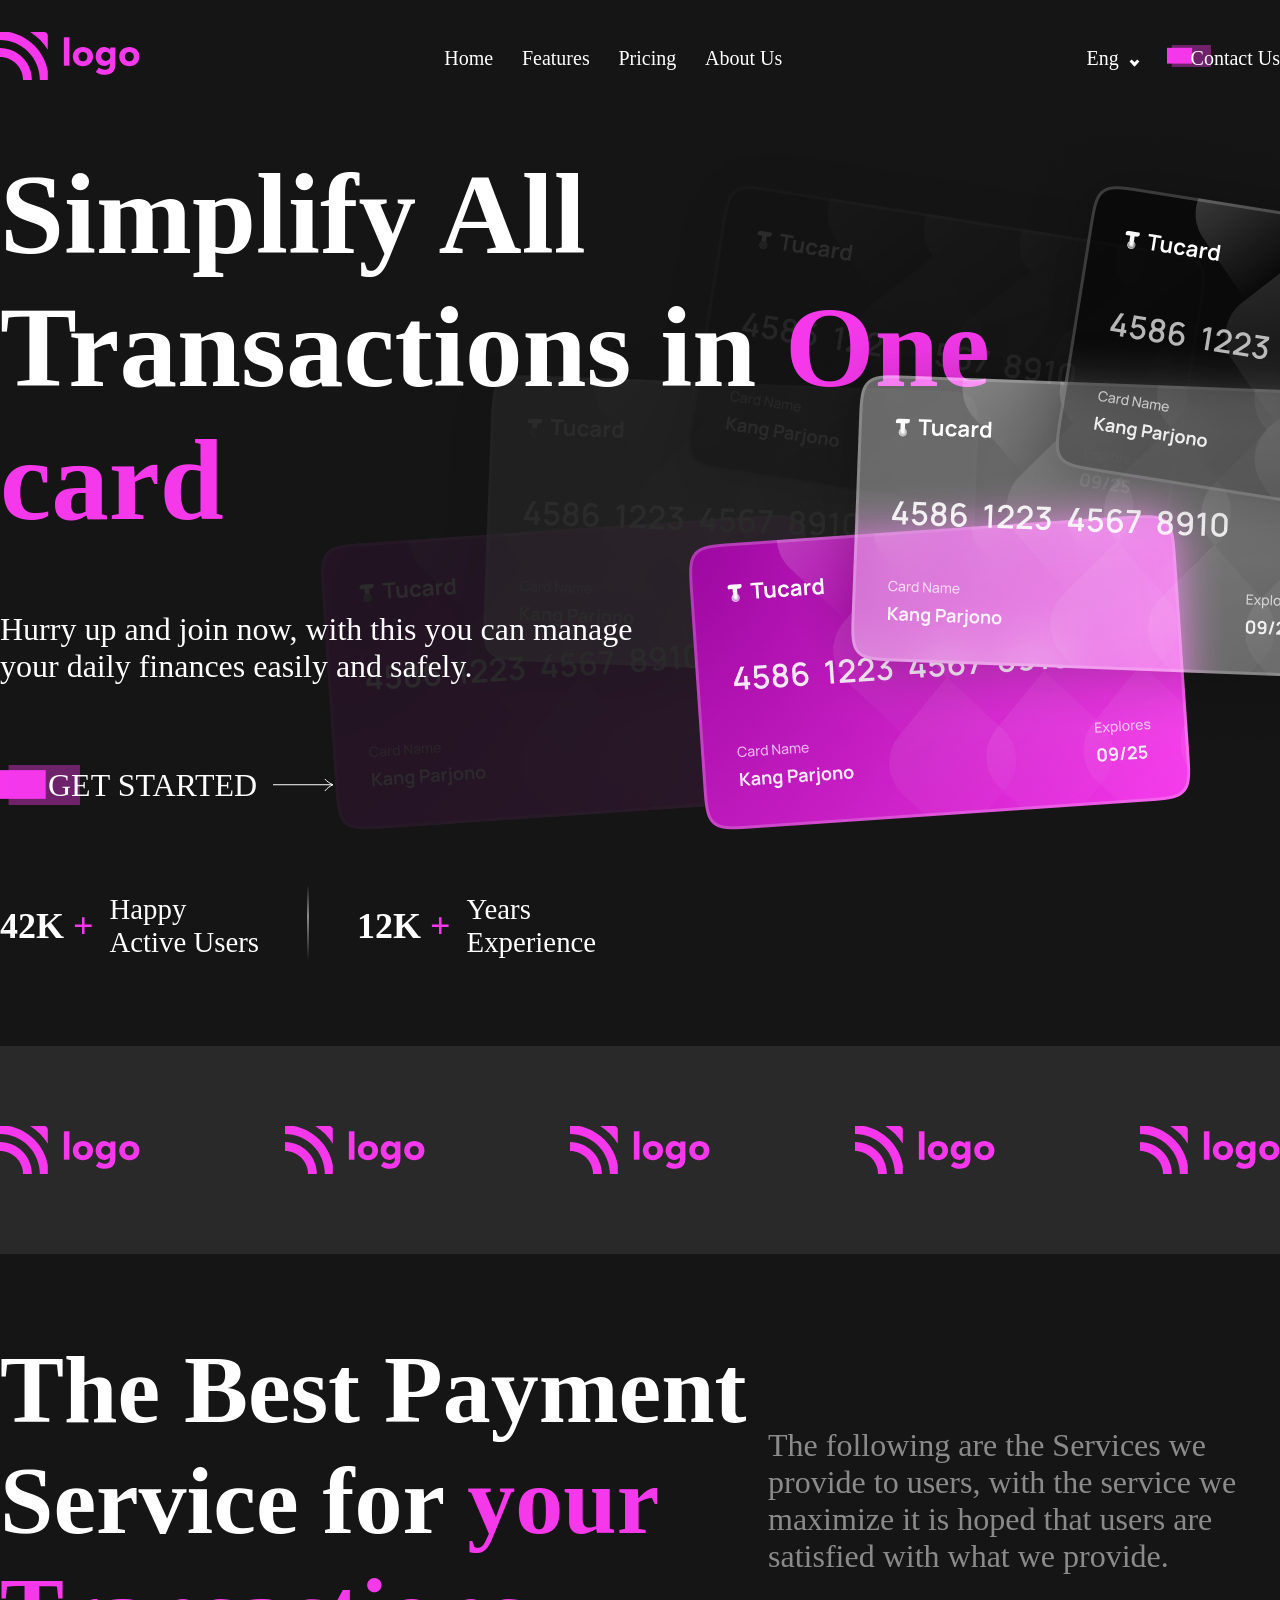
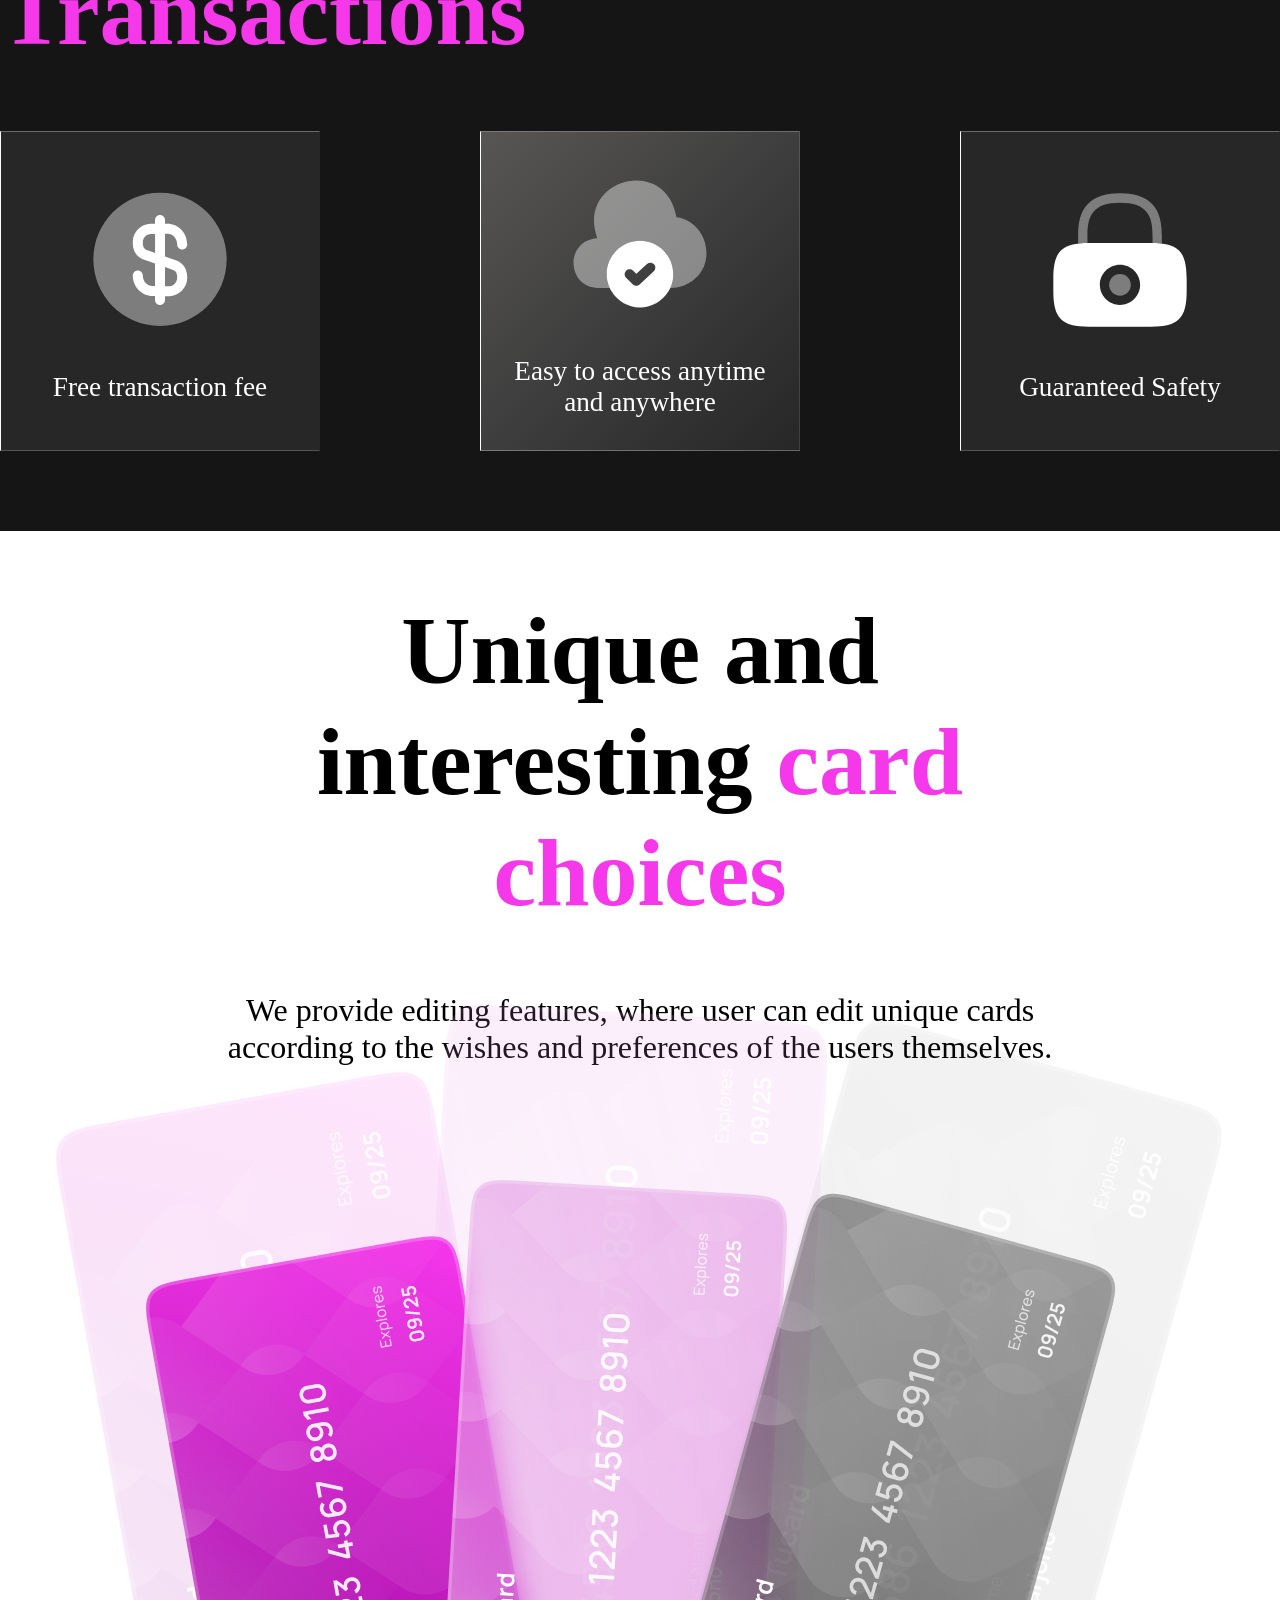
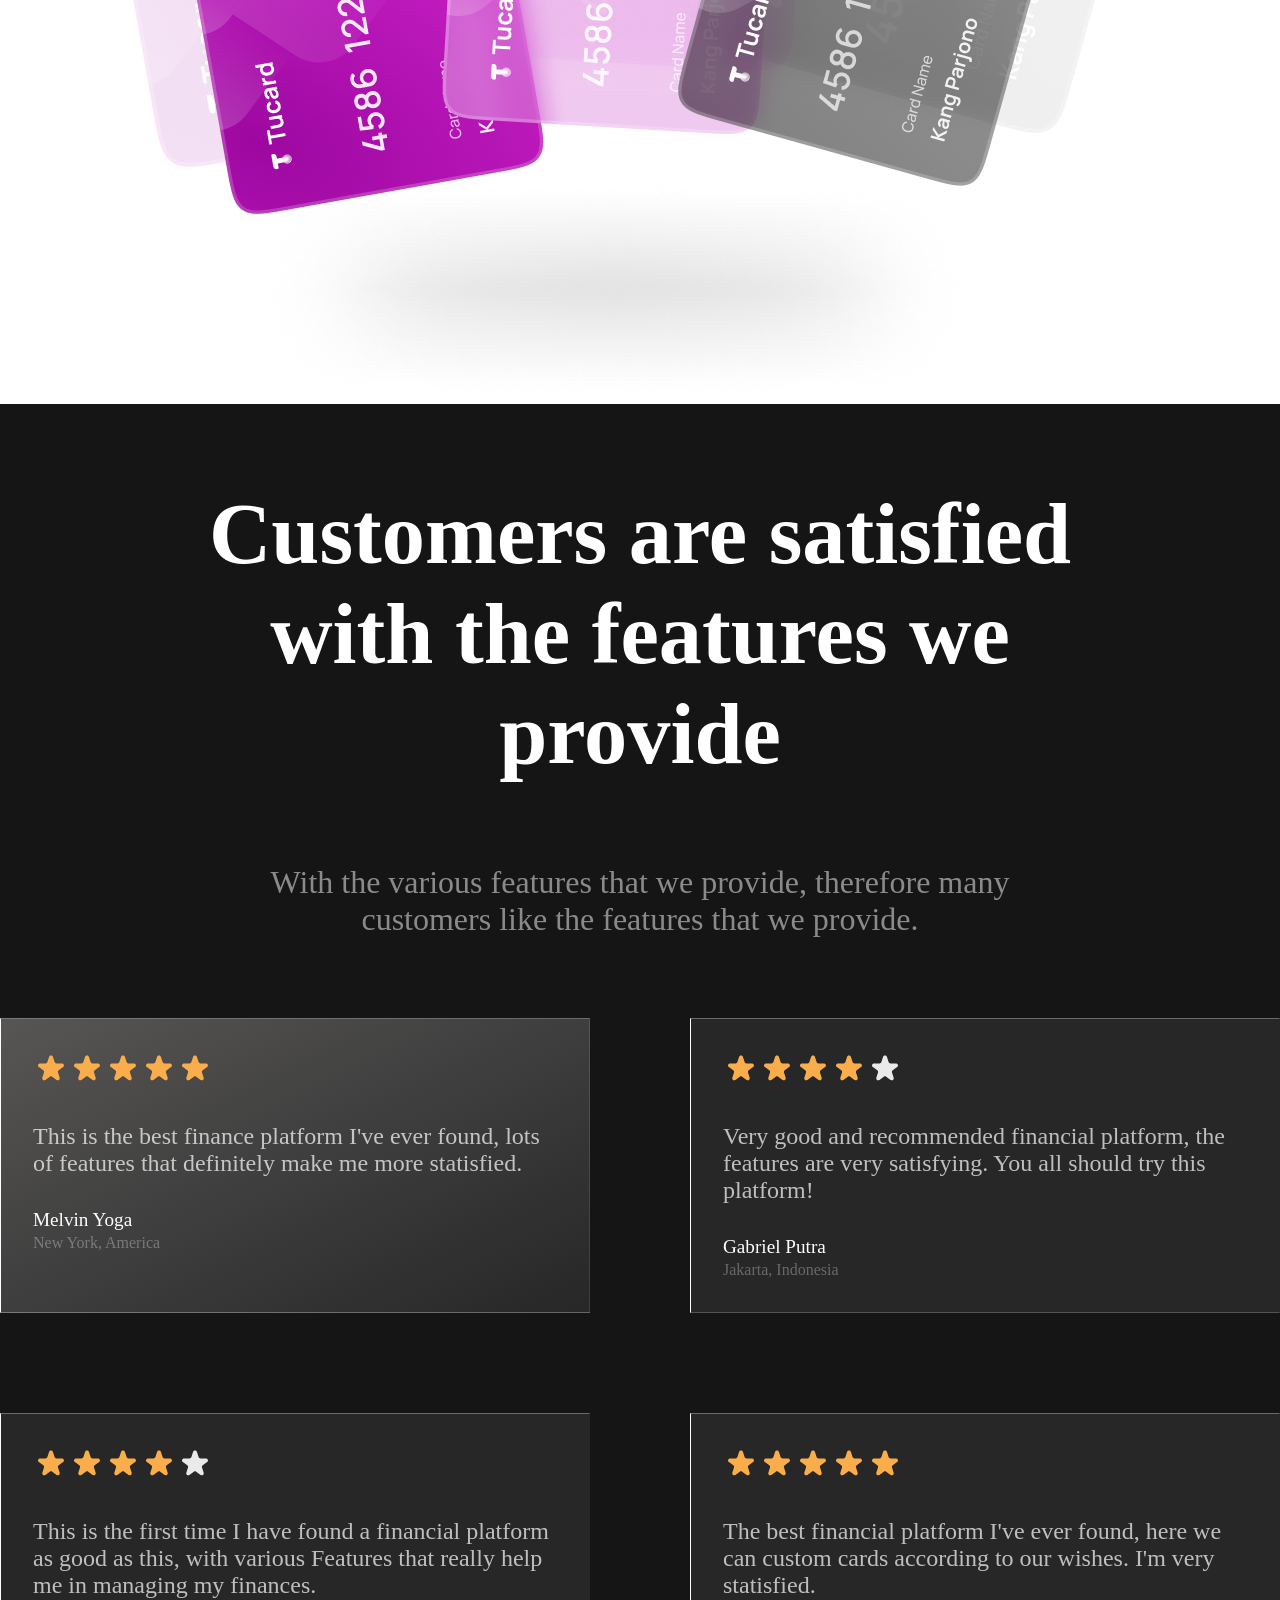
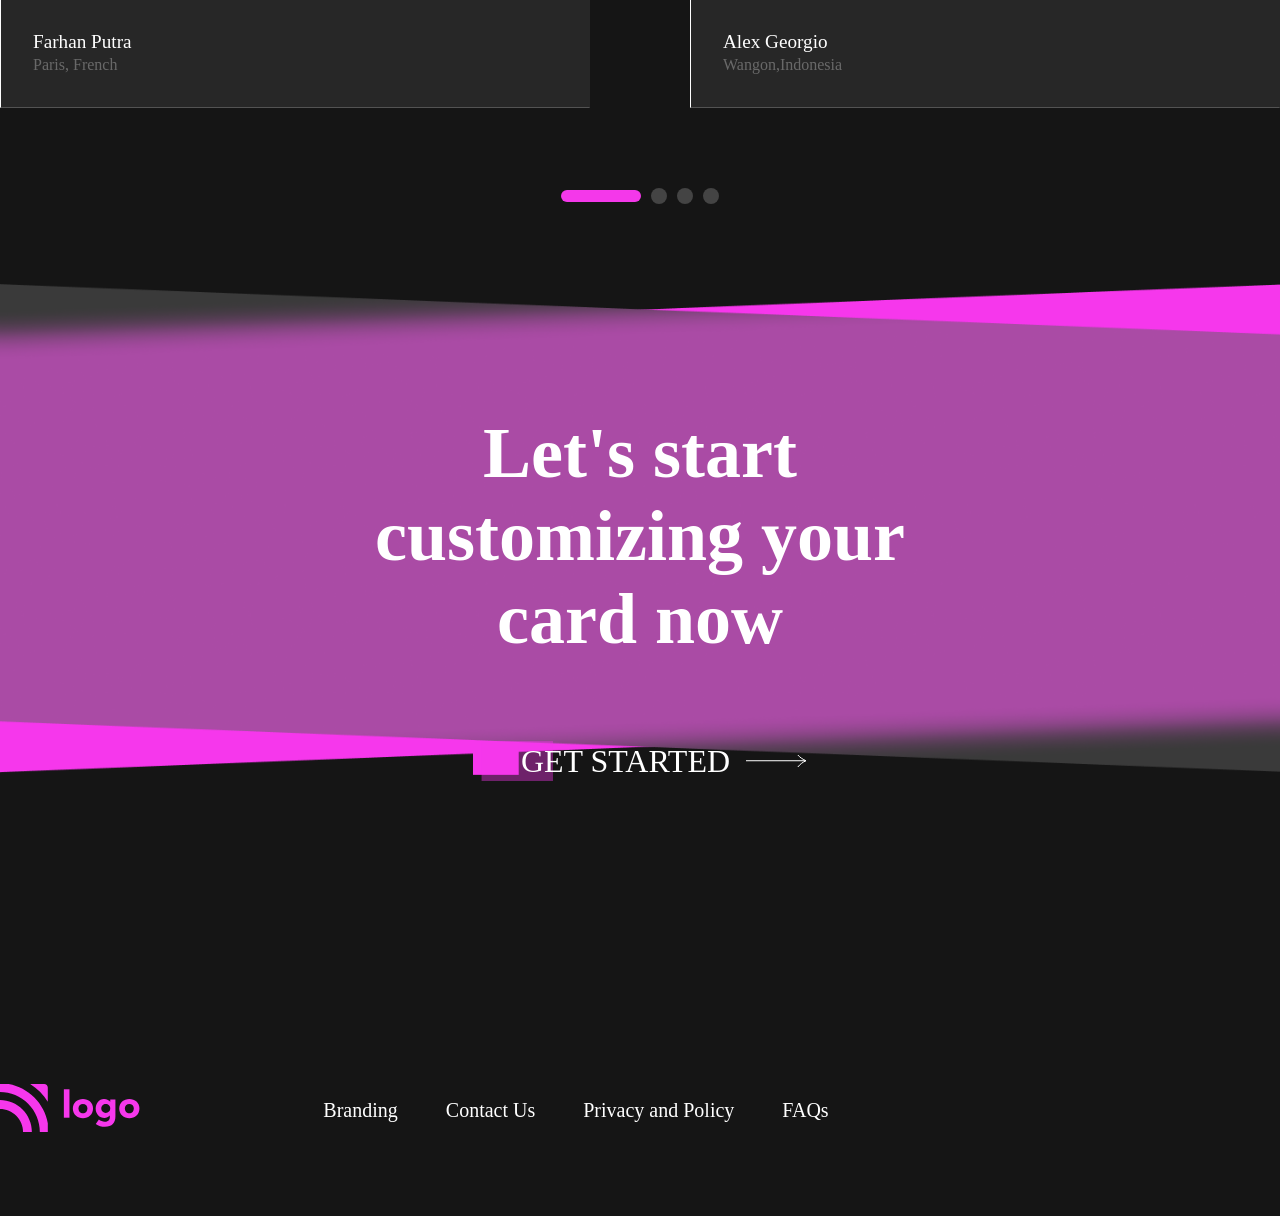
<file: Project 1 Credit Card Landing Page/index.html>
<!DOCTYPE html>
<html lang="en">
  <head>
    <meta charset="UTF-8" />
    <meta http-equiv="X-UA-Compatible" content="IE=edge" />
    <meta name="viewport" content="width=device-width, initial-scale=1.0" />
    <title>Credit Card Landing Page</title>
    <link rel="stylesheet" href="./css/styles.css" />
  </head>
  <body>
    <!-- navbar -->
    <nav class="container">
      <div class="nav-logo">
        <img src="./Assets/Icons/Logo.svg" alt="logo" />
      </div>
      <div class="nav-links-center">
        <ul>
          <li><a href="#">Home</a></li>
          <li><a href="#">Features</a></li>
          <li><a href="#">Pricing</a></li>
          <li><a href="#">About Us</a></li>
        </ul>
      </div>
      <div class="nav-links-right">
        <ul>
          <li><a href="#">Eng</a> <span class="arrow down"></span></li>
          <li class="last-li">
            <span class="btn-bg-pink">
              <img src="./Assets/Icons/btn-pink-bg.svg" alt="" /> </span
            ><a href="#">Contact Us</a>
          </li>
        </ul>
      </div>
    </nav>
    <!-- hero section -->
    <section>
      <div class="hero-container container">
        <div class="hero-left">
          <div class="hero-heading">
            <h1>
              Simplify All Transactions in
              <span class="changed-text-color">One card</span>
            </h1>
          </div>
          <div class="hero-desc">
            Hurry up and join now, with this you can manage your daily finances
            easily and safely.
          </div>
          <div class="action-btn">
            <img
              src="./Assets/Icons/btn-pink-bg.svg"
              alt=""
              class="action-bg-image"
            />
            <a>GET STARTED</a>
            <img src="./Assets/Icons/RightArrow.svg" alt="" class="arrow-img" />
          </div>
          <div class="extra-info">
            <div class="user-info">
              <h2>42K <span class="changed-text-color">+</span></h2>

              <small
                >Happy <br />
                Active Users</small
              >
            </div>
            <div class="seprator">
              <img src="./Assets/Icons/Vector 402.svg" alt="" class="" />
            </div>
            <div class="comp-info">
              <h2>12K <span class="changed-text-color">+</span></h2>
              <small
                >Years <br />
                Experience</small
              >
            </div>
          </div>
        </div>
        <div class="hero-right">
          <div class="hero-img-container">
            <img
              src="./Assets/Photos/backCards.png"
              alt=""
              class="backCard-img"
            />
            <img
              src="./Assets/Photos/frontCards.png"
              alt=""
              class="frontCard-img"
            />
          </div>
        </div>
      </div>
    </section>

    <!-- logo section -->
    <section class="logo-section">
      <div class="logo-container container">
        <img src="./Assets/Icons/Logo.svg" alt="" class="logo" />
        <img src="./Assets/Icons/Logo.svg" alt="" class="logo" />
        <img src="./Assets/Icons/Logo.svg" alt="" class="logo" />
        <img src="./Assets/Icons/Logo.svg" alt="" class="logo" />
        <img src="./Assets/Icons/Logo.svg" alt="" class="logo" />
      </div>
    </section>

    <!-- feature section -->
    <section class="feature-section">
      <div class="feature-container container">
        <div class="featured-top-container">
          <div class="featured-heading">
            <h2>
              The Best Payment Service for
              <span class="changed-text-color"> your Transactions</span>
            </h2>
          </div>
          <div class="featured-desc">
            <p>
              The following are the Services we provide to users, with the
              service we maximize it is hoped that users are satisfied with what
              we provide.
            </p>
          </div>
        </div>
        <div class="featured-box-container">
          <div class="box box-1">
            <img src="./Assets/Icons/dollar-circle.svg" alt="" />
            <p>Free transaction fee</p>
          </div>
          <div class="box box-2">
            <img src="./Assets/Icons/cloud-add.svg" alt="" />
            <p>Easy to access anytime and anywhere</p>
          </div>
          <div class="box box-1">
            <img src="./Assets/Icons/lock.svg" alt="" />
            <p>Guaranteed Safety</p>
          </div>
        </div>
      </div>
    </section>

    <!-- unique section -->
    <section class="unique-section">
      <div class="unique-card-container container">
        <div class="unique-card-header">
          <h2>
            Unique and interesting
            <span class="changed-text-color">card choices</span>
          </h2>
        </div>
        <div class="unique-card-desc">
          We provide editing features, where user can edit unique cards
          according to the wishes and preferences of the users themselves.
        </div>
        <div class="unique-card-image">
          <img src="./Assets/Photos/VCards.png" alt="" />
        </div>
      </div>
    </section>

    <!-- customer satisfaction -->
    <section>
      <div class="customer-container container">
        <div class="customer-heading">
          <h2>
            Customers are satisfied with <span>the features</span> we provide
          </h2>
        </div>
        <div class="customer-desc">
          With the various features that we provide, therefore many customers
          like the features that we provide.
        </div>
        <div class="review-container">
          <div class="review review-1">
            <div class="review-star">
              <img src="./Assets/Icons/5stars.svg" alt="" />
            </div>
            <div class="review-content">
              This is the best finance platform I've ever found, lots of
              features that definitely make me more statisfied.
            </div>
            <div class="review-user">
              <p>Melvin Yoga</p>
              <small>New York, America</small>
            </div>
          </div>

          <div class="review review-2">
            <div class="review-star">
              <img src="./Assets/Icons/4stars.svg" alt="" />
            </div>
            <div class="review-content">
              Very good and recommended financial platform, the features are
              very satisfying. You all should try this platform!
            </div>
            <div class="review-user">
              <p>Gabriel Putra</p>
              <small>Jakarta, Indonesia</small>
            </div>
          </div>

          <div class="review review-3">
            <div class="review-star">
              <img src="./Assets/Icons/4stars.svg" alt="" />
            </div>
            <div class="review-content">
              This is the first time I have found a financial platform as good
              as this, with various Features that really help me in managing my
              finances.
            </div>
            <div class="review-user">
              <p>Farhan Putra</p>
              <small>Paris, French</small>
            </div>
          </div>
          <div class="review review-4">
            <div class="review-star">
              <img src="./Assets/Icons/5stars.svg" alt="" />
            </div>
            <div class="review-content">
              The best financial platform I've ever found, here we can custom
              cards according to our wishes. I'm very statisfied.
            </div>
            <div class="review-user">
              <p>Alex Georgio</p>
              <small>Wangon,Indonesia</small>
            </div>
          </div>
        </div>
        <div class="pagination">
          <div class="pagination-container">
            <ul>
              <li class="pagination-current"></li>
              <li></li>
              <li></li>
              <li></li>
            </ul>
          </div>
        </div>
      </div>
    </section>

    <!-- bottom action -->
    <section class="bottom-action">
      <div class="bottom-action-container">
        <div class="bottom-action-img">
          <img
            src="./Assets/Photos/Rectangle6773.png"
            alt=""
            class="bottom-action-back"
          />
          <img
            src="./Assets/Photos/Rectangle 6774.png"
            alt=""
            class="bottom-action-front"
          />
        </div>
        <div class="bottom-action-text-container">
          <div class="bottom-action-text">
            <h2>Let's start customizing your card now</h2>
          </div>
          <div class="action-btn">
            <img
              src="./Assets/Icons/btn-pink-bg.svg"
              alt=""
              class="action-bg-image"
            />
            <a>GET STARTED</a>
            <img src="./Assets/Icons/RightArrow.svg" alt="" class="arrow-img" />
          </div>
        </div>
      </div>
    </section>

    <!-- footer -->
    <footer>
      <div class="footer-container container">
        <div class="footer-logo">
          <img src="./Assets/Icons/Logo.svg" alt="" />
        </div>
        <div class="footer-link">
          <ul>
            <li><a href="#">Branding</a></li>
            <li><a href="#">Contact Us</a></li>
            <li><a href="#">Privacy and Policy</a></li>
            <li><a href="#">FAQs</a></li>
          </ul>
        </div>
      </div>
    </footer>
  </body>
</html>
</file>
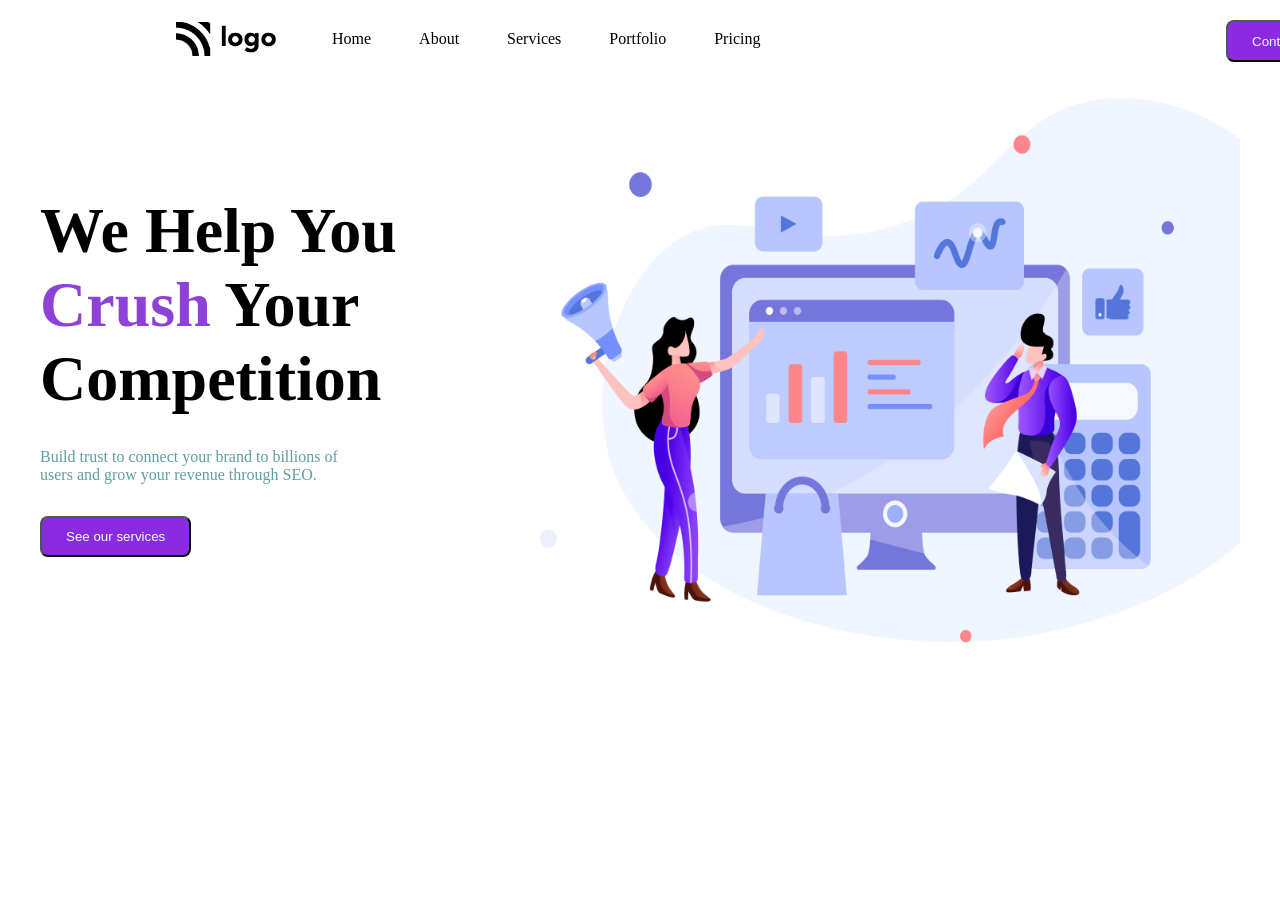
<file: Project 1/index.html>
<!DOCTYPE html>
<html lang="en">
  <head>
    <meta charset="UTF-8" />
    <meta http-equiv="X-UA-Compatible" content="IE=edge" />
    <meta name="viewport" content="width=device-width, initial-scale=1.0" />
    <!-- stylesheet -->
    <link rel="stylesheet" href="style.css" />
    <!-- Font -->
    <link rel="preconnect" href="https://fonts.googleapis.com" />
    <link rel="preconnect" href="https://fonts.gstatic.com" crossorigin />
    <link
      href="https://fonts.googleapis.com/css2?family=Poppins:wght@200;300;400;500;600;700;800&display=swap"
      rel="stylesheet"
    />
    <title>SEO Master</title>
  </head>
  <body>
    <div class="container">
      <section aria-label="navbar">
        <nav class="navbar-container">
          <div class="grow-list">
            <div>
              <img src="./assets/Logo.png" alt="brand-logo"  class="brand-logo"/>
            </div>
            <ul class="list">
              <li class="list-item">Home</li>
              <li class="list-item">About</li>
              <li class="list-item">Services</li>
              <li class="list-item">Portfolio</li>
              <li class="list-item">Pricing</li>
            </ul>
          </div>
          <div class="button-group">
            <button class="nav-button">Contact Us</button>
          </div>
        </nav>
      </section>
      <!-- Banner -->
      <section aria-label="banner">
        <div class="banner-container">
          <!-- Left text -->
          <div class="">
            <h1 class="heading-text">
              We Help You <span>Crush</span> Your Competition
            </h1>
            <p class="description">
              Build trust to connect your brand to billions of users and grow
              your revenue through SEO.
            </p>
            <button class="nav-button btn">See our services</button>
          </div>
          <!-- Right Text -->
          <div class="image">
            <img src="./assets/Header Illustration.png" alt="illustration" />
          </div>
        </div>
      </section>
    </div>
  </body>
</html>
</file>
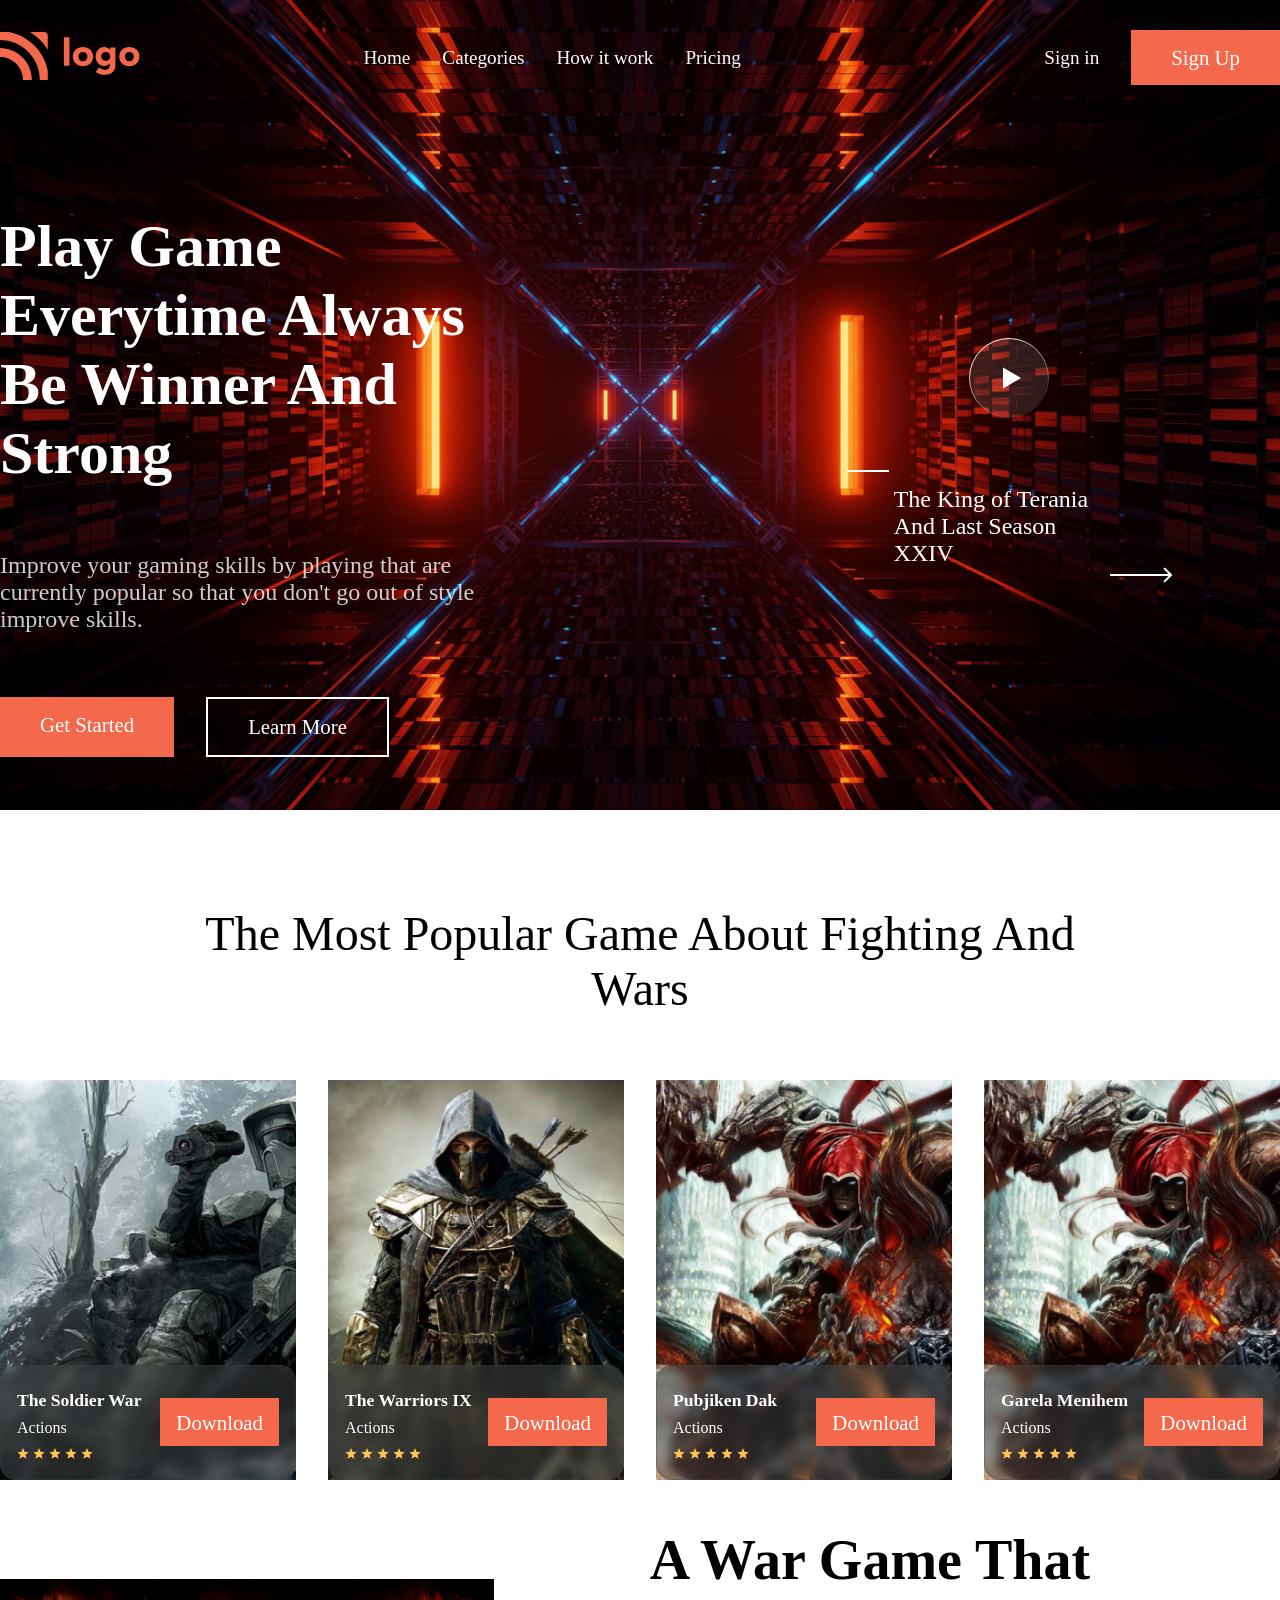
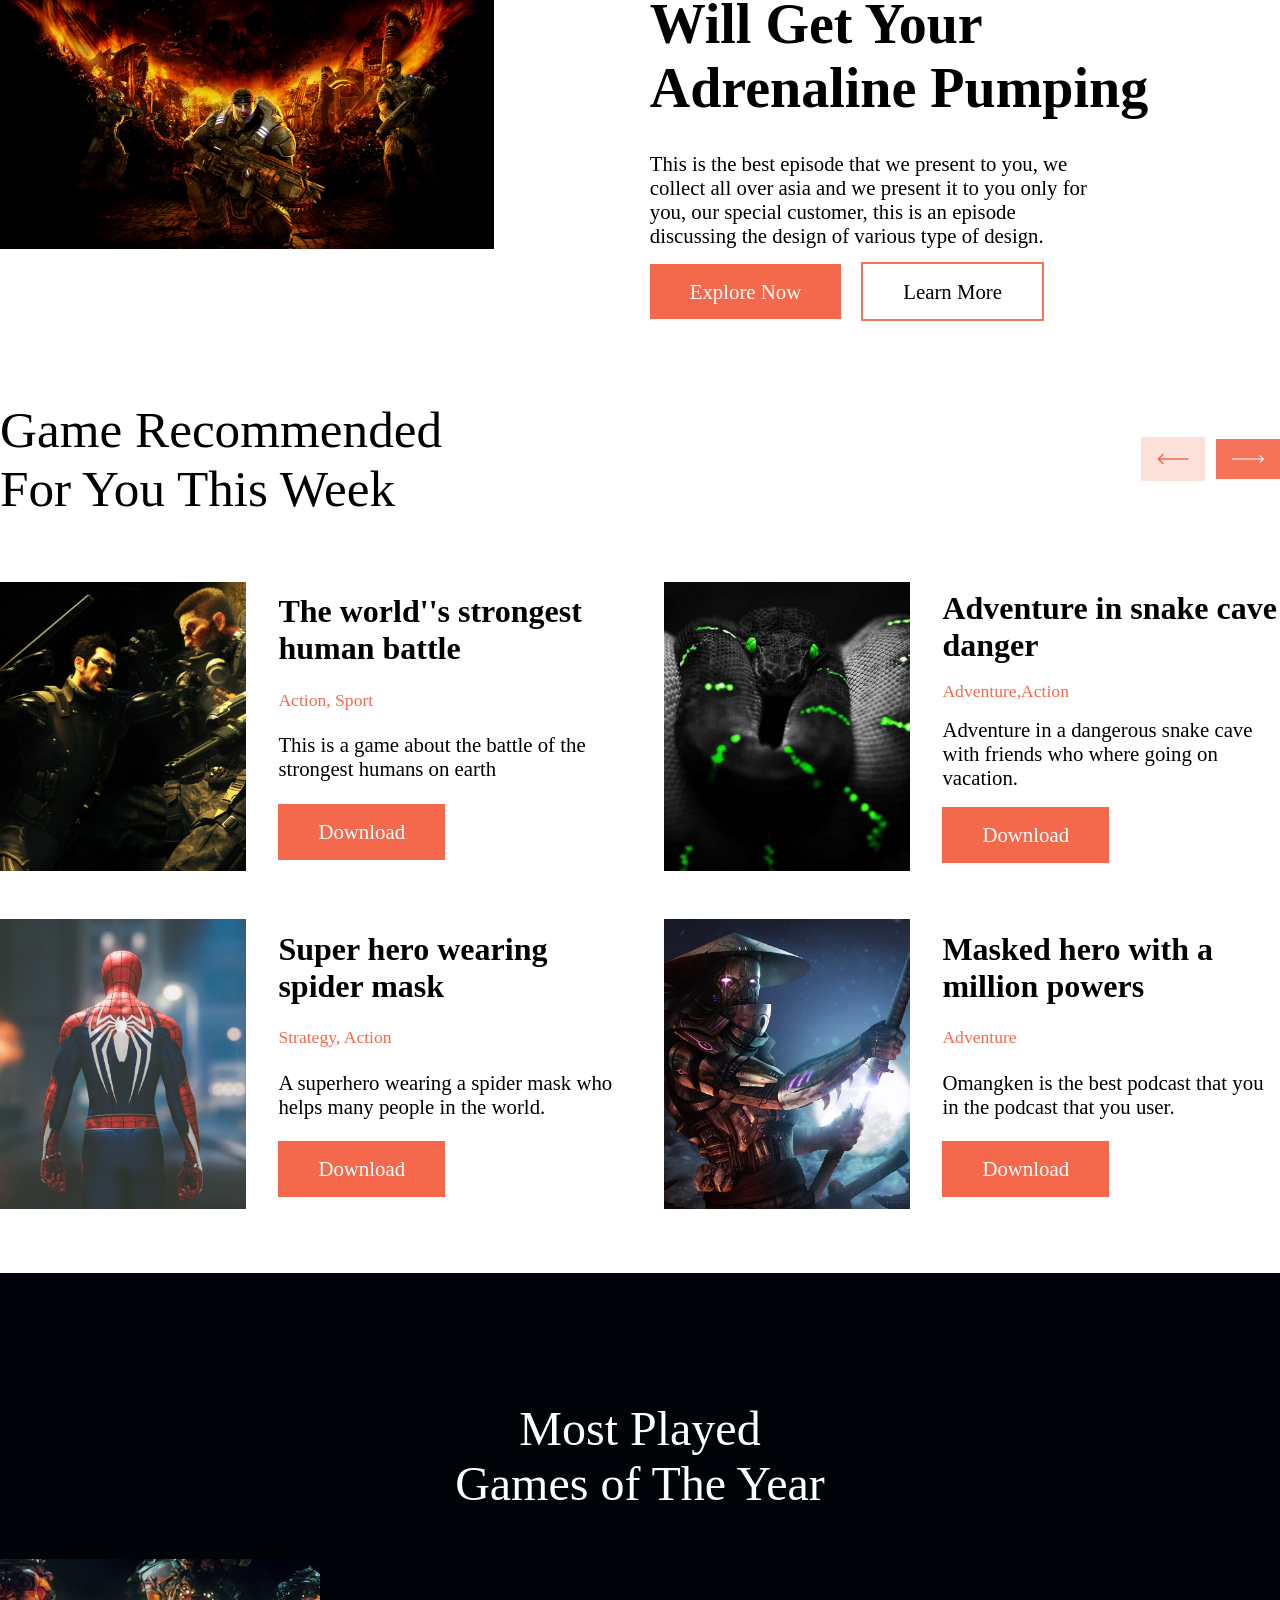
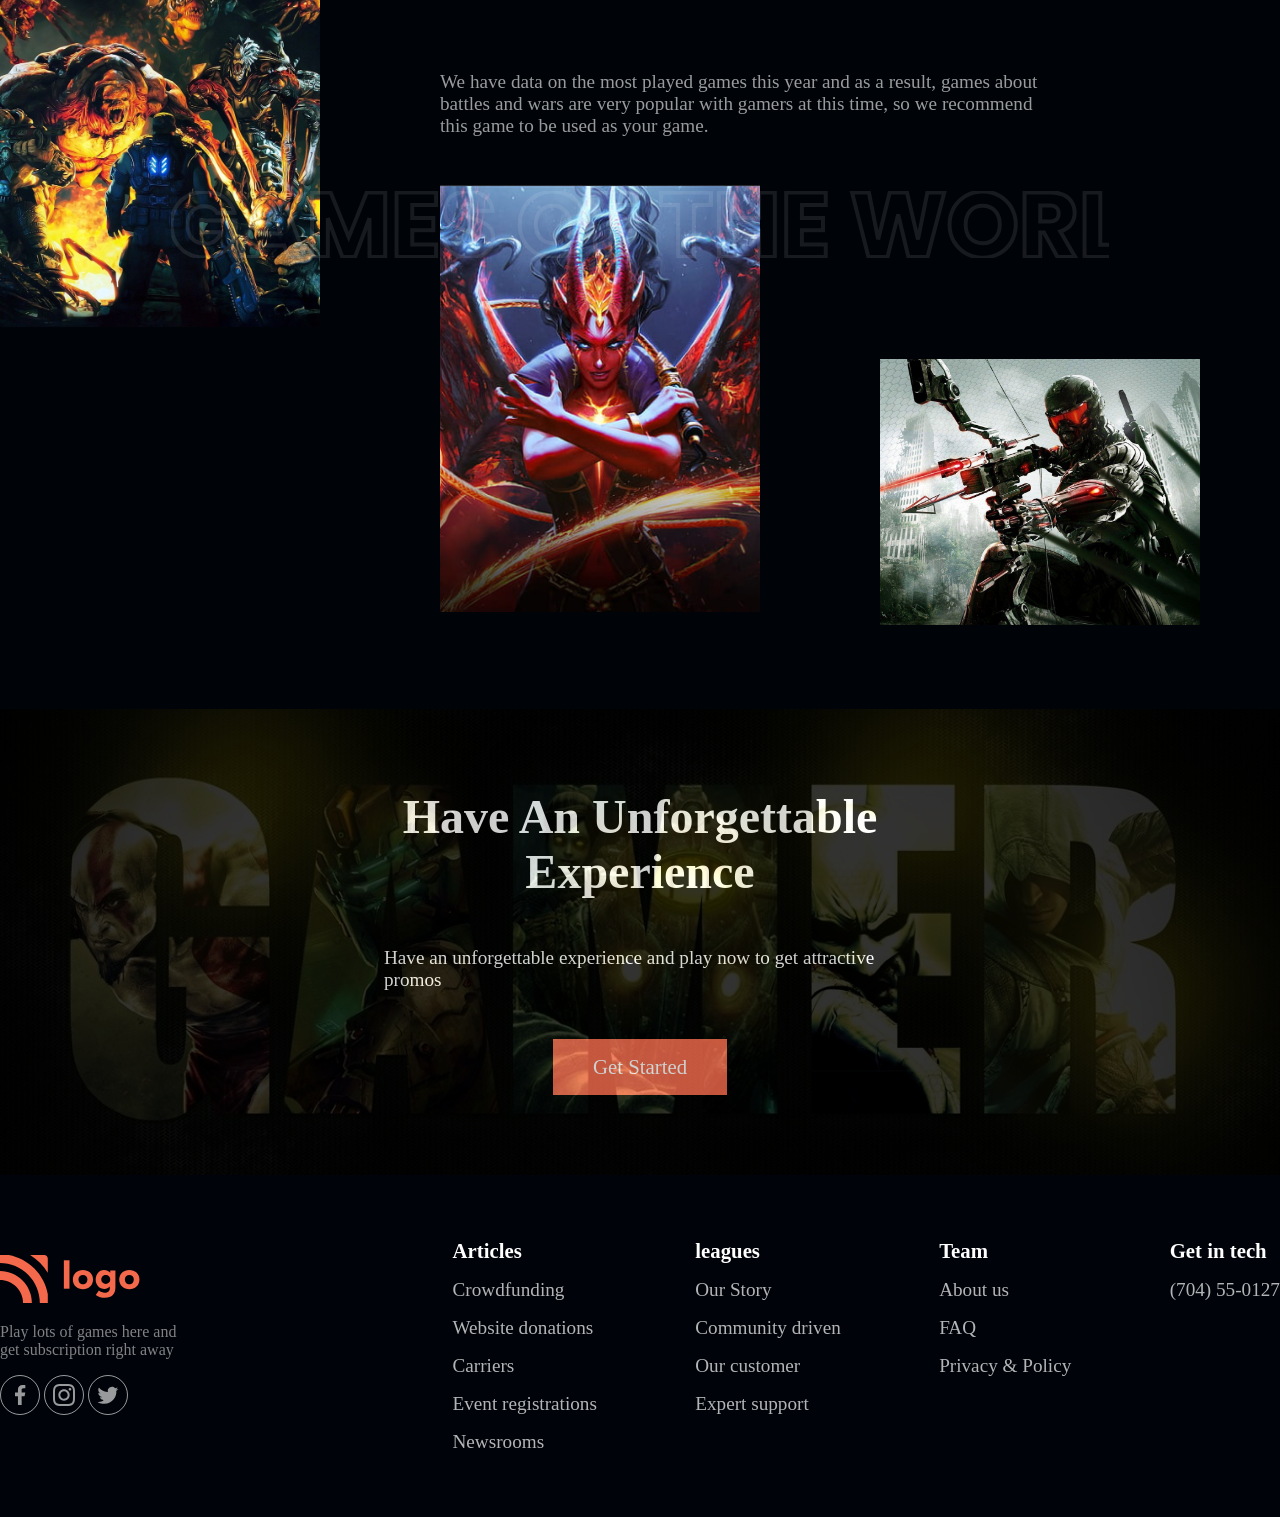
<file: Project 3 Gaming Lading Page/index.html>
<!DOCTYPE html>
<html lang="en">
  <head>
    <meta charset="UTF-8" />
    <meta http-equiv="X-UA-Compatible" content="IE=edge" />
    <meta name="viewport" content="width=device-width, initial-scale=1.0" />
    <title>Game Landing Page.</title>
    <link rel="stylesheet" href="./style.css" />
  </head>
  <body>
    <!-- hero section -->
    <section class="hero-section">
      <nav>
        <div class="container">
          <div class="nav-container">
            <div class="nav-logo">
              <img src="./Assets/Icons/Logo.svg" alt="" />
            </div>
            <ul class="nav-links-center">
              <li class="nav-item">
                <a href="http://">Home</a>
              </li>
              <li class="nav-item">
                <a href="http://">Categories</a>
              </li>
              <li class="nav-item">
                <a href="http://">How it work</a>
              </li>
              <li class="nav-item">
                <a href="http://">Pricing</a>
              </li>
            </ul>
            <ul class="nav-links-right">
              <li class="nav-item">
                <a href="#">Sign in</a>
              </li>
              <li class="nav-item">
                <a href="#" class="btn btn-primary">Sign Up</a>
              </li>
            </ul>
          </div>
        </div>
      </nav>
      <!-- hero section content -->
      <main>
        <div class="container">
          <div class="hero-content-container">
            <div class="hero-left">
              <div class="hero-heading">
                <h1>Play Game Everytime Always Be Winner And Strong</h1>
              </div>
              <div class="hero-desc">
                <p>
                  Improve your gaming skills by playing that are currently
                  popular so that you don't go out of style improve skills.
                </p>
              </div>
              <div class="hero-btns">
                <a href="" class="btn btn-primary">Get Started</a>
                <a href="" class="btn btn-secondary">Learn More</a>
              </div>
            </div>
            <div class="hero-right">
              <div class="play-logo">
                <img src="./Assets/Icons/playButton.svg" alt="" />
              </div>
              <div class="right-desc">
                <img src="./Assets/Icons/dash.svg" alt="" class="dash" />
                <p>The King of Terania And Last Season XXIV</p>
                <img
                  src="./Assets/Icons/rightArrow.svg"
                  alt=""
                  class="right-arrow"
                />
              </div>
            </div>
          </div>
        </div>
      </main>
    </section>
    <!-- hero section -->
    <!-- popular games -->
    <section class="popular-section">
      <div class="container">
        <div class="popular-section-heading">
          The Most Popular Game About Fighting And Wars
        </div>
        <div class="popular-game-container">
          <div class="popular-card">
            <img src="./Assets/Photos/image 2.png" alt="" class="card-img" />
            <div class="card-desc">
              <div class="card-desc-left">
                <h6>The Soldier War</h6>
                <small>Actions</small>
                <img src="./Assets/Icons/Star 1.svg" alt="" />
                <img src="./Assets/Icons/Star 1.svg" alt="" />
                <img src="./Assets/Icons/Star 1.svg" alt="" />
                <img src="./Assets/Icons/Star 1.svg" alt="" />
                <img src="./Assets/Icons/Star 1.svg" alt="" />
              </div>
              <div class="card-desc-right">
                <a href="" class="btn btn-primary">Download</a>
              </div>
            </div>
          </div>
          <div class="popular-card">
            <img src="./Assets/Photos/image 4.png" alt="" class="card-img" />
            <div class="card-desc">
              <div class="card-desc-left">
                <h6>The Warriors IX</h6>
                <small>Actions</small>
                <img src="./Assets/Icons/Star 1.svg" alt="" />
                <img src="./Assets/Icons/Star 1.svg" alt="" />
                <img src="./Assets/Icons/Star 1.svg" alt="" />
                <img src="./Assets/Icons/Star 1.svg" alt="" />
                <img src="./Assets/Icons/Star 1.svg" alt="" />
              </div>
              <div class="card-desc-right">
                <a href="" class="btn btn-primary">Download</a>
              </div>
            </div>
          </div>
          <div class="popular-card">
            <img
              src="./Assets/Photos/Rectangle 56.png"
              alt=""
              class="card-img"
            />
            <div class="card-desc">
              <div class="card-desc-left">
                <h6>Pubjiken Dak</h6>
                <small>Actions</small>
                <img src="./Assets/Icons/Star 1.svg" alt="" />
                <img src="./Assets/Icons/Star 1.svg" alt="" />
                <img src="./Assets/Icons/Star 1.svg" alt="" />
                <img src="./Assets/Icons/Star 1.svg" alt="" />
                <img src="./Assets/Icons/Star 1.svg" alt="" />
              </div>
              <div class="card-desc-right">
                <a href="" class="btn btn-primary">Download</a>
              </div>
            </div>
          </div>
          <div class="popular-card">
            <img
              src="./Assets/Photos/Rectangle 56.png"
              alt=""
              class="card-img"
            />
            <div class="card-desc">
              <div class="card-desc-left">
                <h6>Garela Menihem</h6>
                <small>Actions</small>
                <img src="./Assets/Icons/Star 1.svg" alt="" />
                <img src="./Assets/Icons/Star 1.svg" alt="" />
                <img src="./Assets/Icons/Star 1.svg" alt="" />
                <img src="./Assets/Icons/Star 1.svg" alt="" />
                <img src="./Assets/Icons/Star 1.svg" alt="" />
              </div>
              <div class="card-desc-right">
                <a href="" class="btn btn-primary">Download</a>
              </div>
            </div>
          </div>
        </div>
        <!-- popular bottom section -->
        <div class="popular-bottom-end">
          <div class="popular-bottom-container">
            <div class="popular-bottom-left">
              <img src="./Assets/Photos/Rectangle 57.png" alt="" />
            </div>
            <div class="popular-bottom-right">
              <div class="popular-bottom-heading">
                A War Game That Will Get Your Adrenaline Pumping
              </div>
              <div class="popular-bottom-desc">
                This is the best episode that we present to you, we collect all
                over asia and we present it to you only for you, our special
                customer, this is an episode discussing the design of various
                type of design.
              </div>
              <div class="popular-bottom-btn">
                <a href="" class="btn btn-primary">Explore Now</a>
                <a href="" class="btn btn-secondary">Learn More</a>
              </div>
            </div>
          </div>
        </div>
      </div>
    </section>
    <!-- popular games end -->

    <!-- Recommended Section -->
    <section>
      <div class="container">
        <div class="recommended-heading-container">
          <div class="recommended-heading">
            Game Recommended For You This Week
          </div>
          <div class="recommended-arrows">
            <img
              src="./Assets/Icons/leftArrow.svg"
              alt=""
              class="recommended-arrow-left"
            />
            <img
              src="./Assets/Icons/rightArrow.svg"
              alt=""
              class="recommended-arrow-right"
            />
          </div>
        </div>
        <div class="recommended-games-container">
          <div class="recommended-card">
            <img src="./Assets/Photos/Rectangle 75.png" alt="" />
            <div class="recommended-card-desc">
              <h6>The world''s strongest human battle</h6>
              <small>Action, Sport</small>
              <p>
                This is a game about the battle of the strongest humans on earth
              </p>
              <a href="" class="btn btn-primary">Download</a>
            </div>
          </div>

          <div class="recommended-card">
            <img src="./Assets/Photos/Rectangle 76.png" alt="" />
            <div class="recommended-card-desc">
              <h6>Adventure in snake cave danger</h6>
              <small>Adventure,Action</small>
              <p>
                Adventure in a dangerous snake cave with friends who where going
                on vacation.
              </p>
              <a href="" class="btn btn-primary">Download</a>
            </div>
          </div>
          <div class="recommended-card">
            <img src="./Assets/Photos/Rectangle 77.png" alt="" />
            <div class="recommended-card-desc">
              <h6>Super hero wearing spider mask</h6>
              <small>Strategy, Action</small>
              <p>
                A superhero wearing a spider mask who helps many people in the
                world.
              </p>
              <a href="" class="btn btn-primary">Download</a>
            </div>
          </div>

          <div class="recommended-card">
            <img src="./Assets/Photos/Rectangle 78.png" alt="" />
            <div class="recommended-card-desc">
              <h6>Masked hero with a million powers</h6>
              <small>Adventure</small>
              <p>
                Omangken is the best podcast that you in the podcast that you
                user.
              </p>
              <a href="" class="btn btn-primary">Download</a>
            </div>
          </div>
        </div>
      </div>
    </section>
    <!-- Recommended Section End -->

    <!-- most played games -->
    <section class="most-played-game-section">
      <img src="./Assets/Icons/GAMES OF THE WORLD.svg" alt="" class="bg-text" />
      <div class="container">
        <div class="most-played-heading">Most Played Games of The Year</div>
        <div class="most-played-container">
          <div class="mostplayed-card mostplayed-card-1">
            <img src="./Assets/Photos/Rectangle17.png" alt="" />
          </div>
          <div class="mostplayed-card mostplayed-card-1">
            <p>
              We have data on the most played games this year and as a result,
              games about battles and wars are very popular with gamers at this
              time, so we recommend this game to be used as your game.
            </p>
            <img src="./Assets/Photos/Rectangle18.png" alt="" />
          </div>
          <div class="mostplayed-card mostplayed-card-1">
            <img src="./Assets/Photos/Rectangle 90.png" alt="" />
          </div>
        </div>
      </div>
    </section>
    <!-- most played games end -->

    <!-- gamer section -->
    <section class="gamer-section">
      <div class="black-shadow">
        <div class="container">
          <div class="gamer-container">
            <div class="gamer-heading">Have An Unforgettable Experience</div>
            <div class="gamer-desc">
              Have an unforgettable experience and play now to get attractive
              promos
            </div>
            <a href="" class="btn btn-primary">Get Started</a>
          </div>
        </div>
      </div>
    </section>
    <!-- gamer section end -->

    <footer class="">
      <div class="container">
        <div class="footer-container">
          <div class="company-links footer-links">
            <ul>
              <li>
                <img src="./Assets/Icons/Logo.svg" alt="" />
              </li>
              <li style="color: #fff; width: 50%; opacity: 0.5">
                Play lots of games here and get subscription right away
              </li>
              <li>
                <img src="./Assets/Icons/facebook.svg" alt="" />
                <img src="./Assets/Icons/instagram.svg" alt="" />
                <img src="./Assets/Icons/twitter.svg" alt="" />
              </li>
            </ul>
          </div>
          <div class="company-links footer-links">
            <h6>Articles</h6>
            <ul>
              <li>
                <a href="http://" target="_blank" rel="noopener noreferrer"
                  >Crowdfunding</a
                >
              </li>
              <li>
                <a href="http://" target="_blank" rel="noopener noreferrer"
                  >Website donations</a
                >
              </li>
              <li>
                <a href="http://" target="_blank" rel="noopener noreferrer"
                  >Carriers</a
                >
              </li>
              <li>
                <a href="http://" target="_blank" rel="noopener noreferrer"
                  >Event registrations</a
                >
              </li>
              <li>
                <a href="http://" target="_blank" rel="noopener noreferrer"
                  >Newsrooms</a
                >
              </li>
            </ul>
          </div>
          <div class="features-links footer-links">
            <h6>leagues</h6>
            <ul>
              <li>
                <a href="http://" target="_blank" rel="noopener noreferrer"
                  >Our Story</a
                >
              </li>
              <li>
                <a href="http://" target="_blank" rel="noopener noreferrer"
                  >Community driven</a
                >
              </li>
              <li>
                <a href="http://" target="_blank" rel="noopener noreferrer"
                  >Our customer</a
                >
              </li>
              <li>
                <a href="http://" target="_blank" rel="noopener noreferrer"
                  >Expert support</a
                >
              </li>
            </ul>
          </div>
          <div class="help-links footer-links">
            <h6>Team</h6>

            <ul>
              <li>
                <a href="http://" target="_blank" rel="noopener noreferrer"
                  >About us</a
                >
              </li>
              <li>
                <a href="http://" target="_blank" rel="noopener noreferrer"
                  >FAQ</a
                >
              </li>
              <li>
                <a href="http://" target="_blank" rel="noopener noreferrer"
                  >Privacy & Policy</a
                >
              </li>
            </ul>
          </div>
          <div class="socials-links footer-links">
            <h6>Get in tech</h6>

            <ul>
              <li>
                <a href="http://" target="_blank" rel="noopener noreferrer"
                  >(704) 55-0127</a
                >
              </li>
            </ul>
          </div>
        </div>
      </div>
    </footer>
  </body>
</html>
</file>
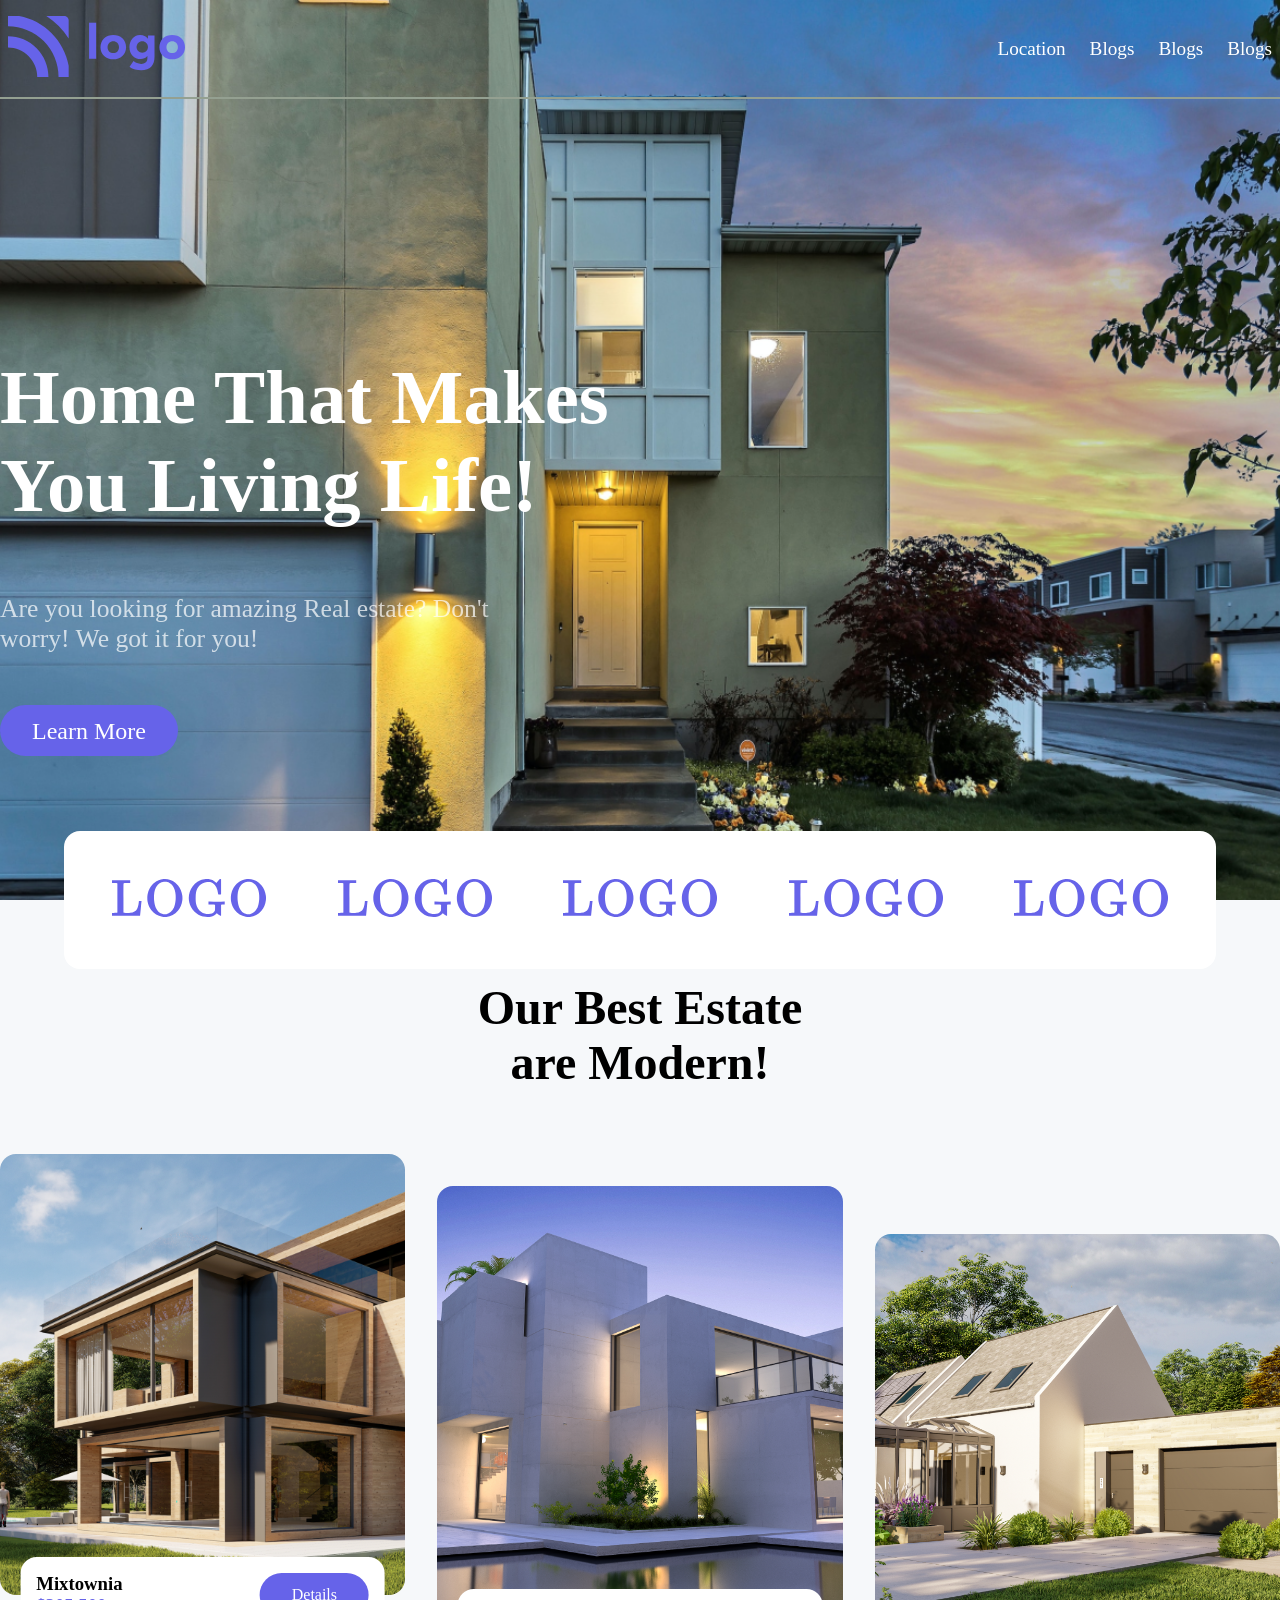
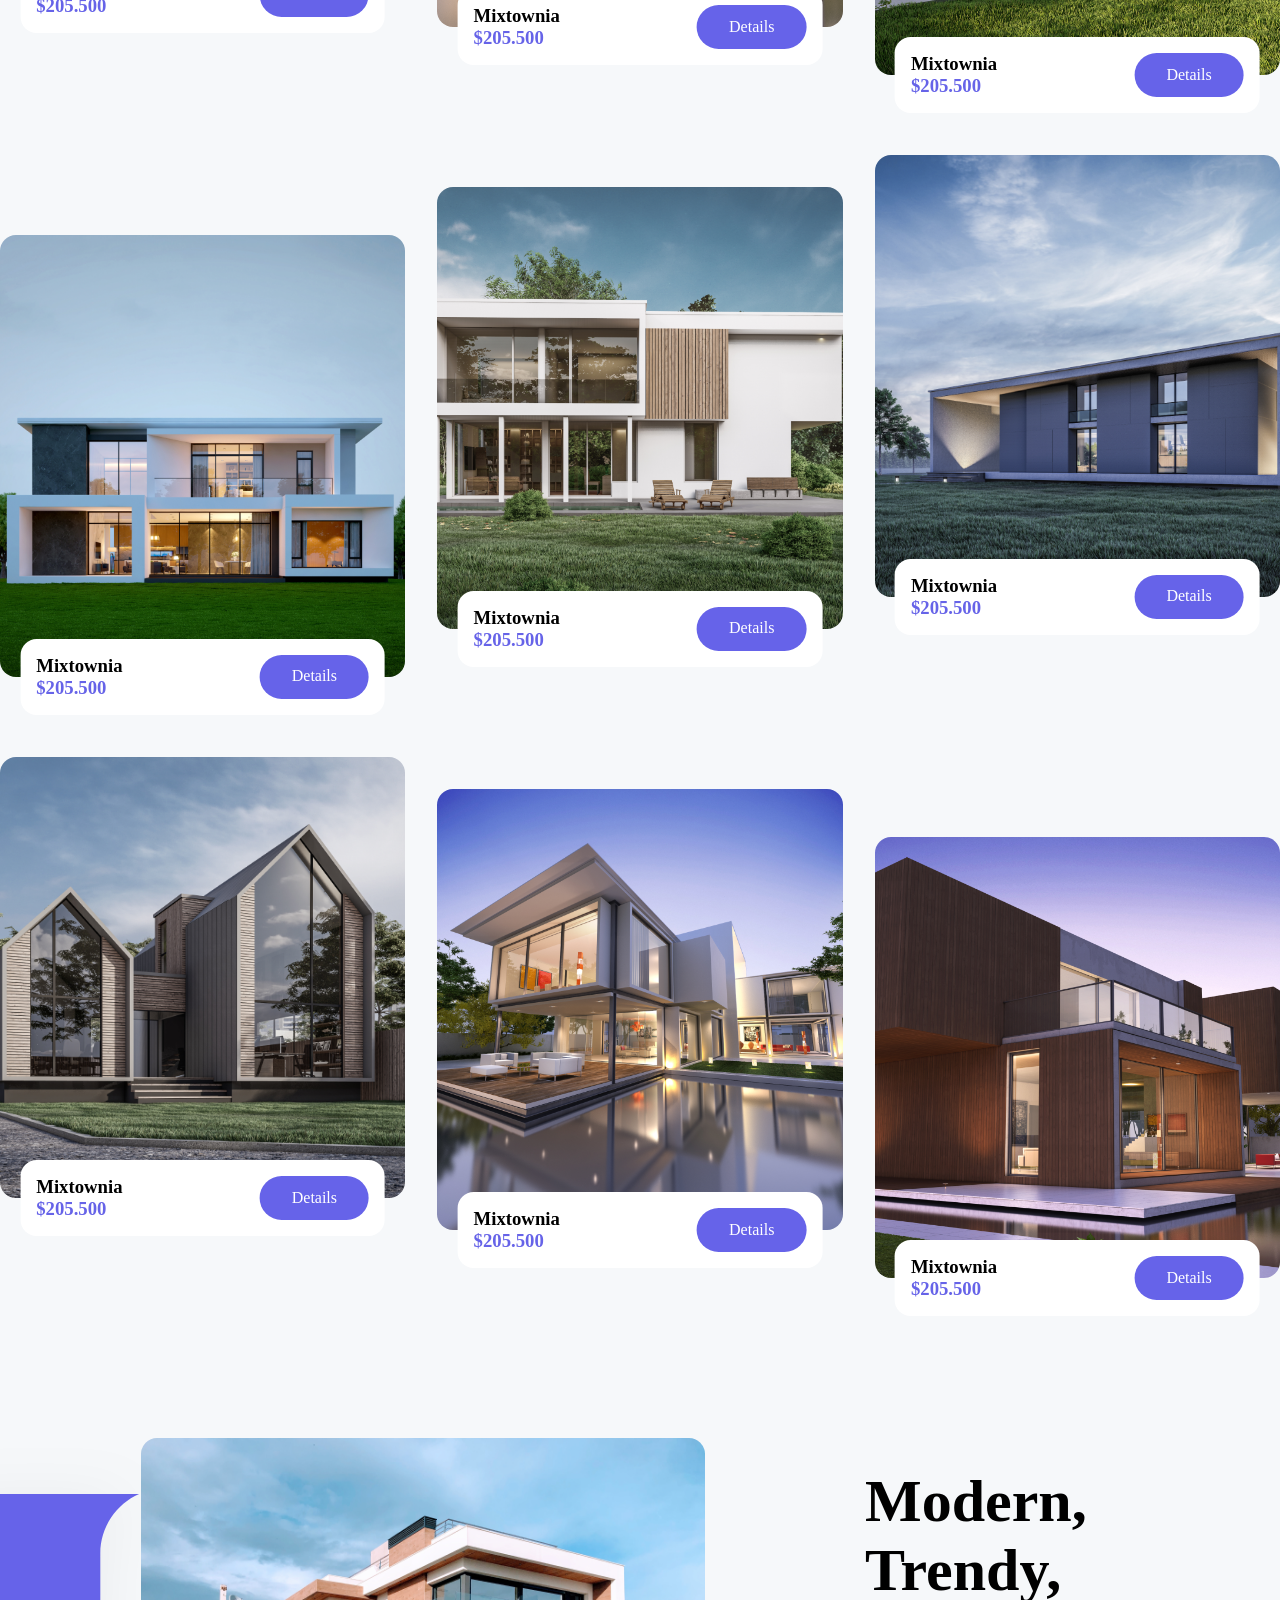
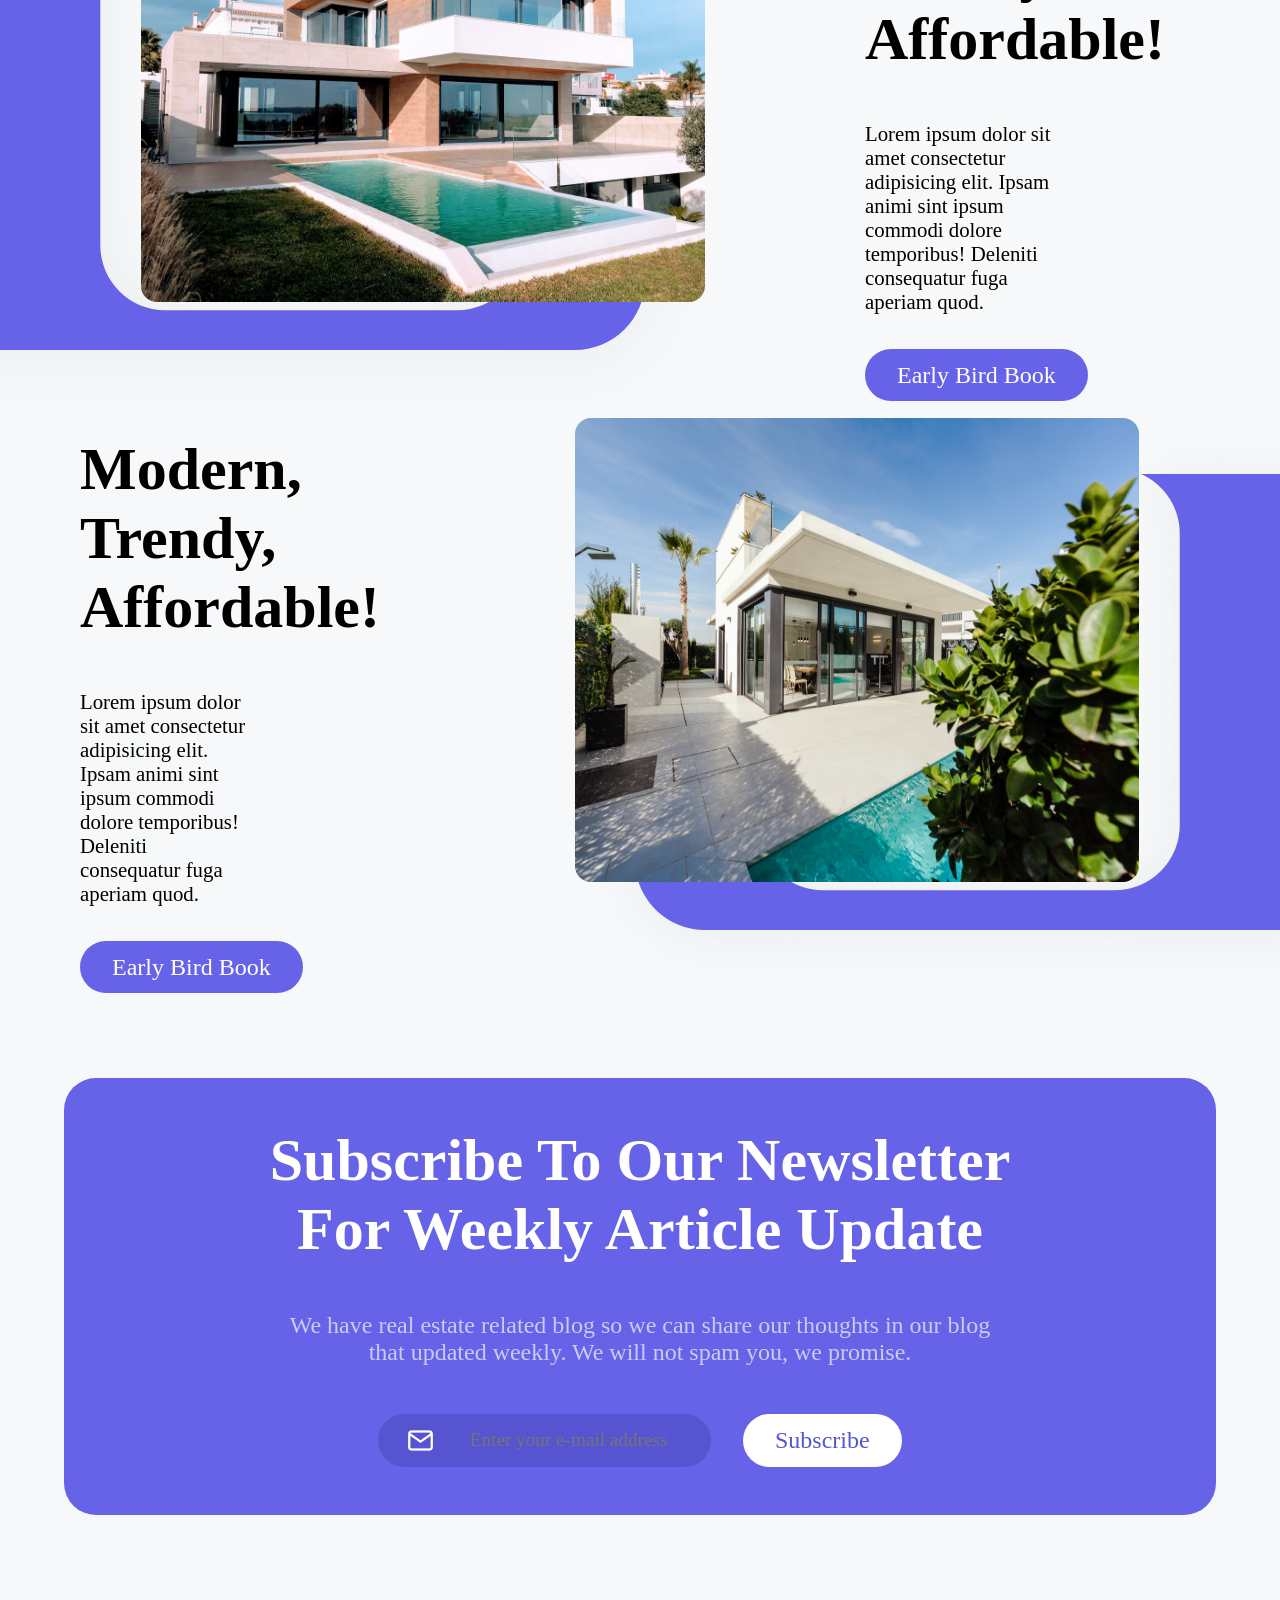
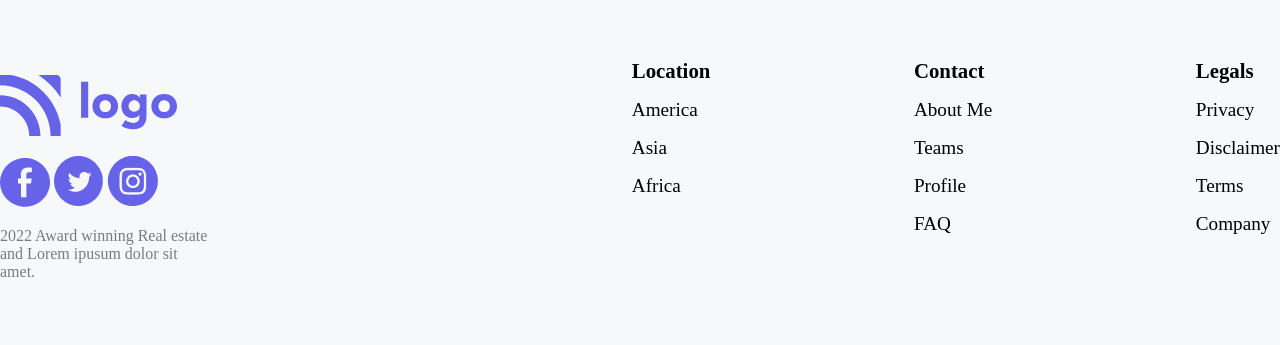
<file: Project 4 Real Estate Landing Page/index.html>
<!DOCTYPE html>
<html lang="en">
  <head>
    <meta charset="UTF-8" />
    <meta http-equiv="X-UA-Compatible" content="IE=edge" />
    <meta name="viewport" content="width=device-width, initial-scale=1.0" />
    <title>Real ESTATE LANDING PAGE</title>
    <link rel="stylesheet" href="./style.css" />
  </head>
  <body>
    <!-- hero section -->
    <section class="hero-section">
      <!-- navigation -->
      <nav class="container">
        <div class="nav-logo">
          <img src="./Icons/Logo.svg" alt="" />
        </div>
        <ul class="nav-links">
          <li><a href="" class="nav-link">Location</a></li>
          <li><a href="" class="nav-link">Blogs</a></li>
          <li><a href="" class="nav-link">Blogs</a></li>
          <li><a href="" class="nav-link">Blogs</a></li>
        </ul>
      </nav>
      <!-- call to action -->
      <div class="hero-info-container container">
        <div class="hero-heading">
          <h1>Home That Makes You Living Life!</h1>
        </div>
        <div class="hero-desc">
          Are you looking for amazing Real estate? Don't worry! We got it for
          you!
        </div>
        <div class="hero-btn">
          <a href="" class="btn btn-primary">Learn More</a>
        </div>
      </div>

      <!-- call to action logo -->
      <div class="many-logo container">
        <div class="logo">
          <img src="./Icons/logoName.svg" alt="" />
        </div>
        <div class="logo">
          <img src="./Icons/logoName.svg" alt="" />
        </div>
        <div class="logo">
          <img src="./Icons/logoName.svg" alt="" />
        </div>
        <div class="logo">
          <img src="./Icons/logoName.svg" alt="" />
        </div>
        <div class="logo">
          <img src="./Icons/logoName.svg" alt="" />
        </div>
      </div>
    </section>
    <!-- hero section end -->
    <!-- product list  -->
    <section class="product-list">
      <div class="container">
        <div class="product-list-heading">
          <h1>Our Best Estate are Modern!</h1>
        </div>
        <div class="product-list-container">
          <div class="product-box">
            <img src="./Photos/cardImage1.png" alt="" />
            <div class="product-details">
              <div>
                <h3>Mixtownia</h3>
                <h3 class="product-price">$205.500</h3>
              </div>
              <a href="" class="btn btn-primary">Details</a>
            </div>
          </div>

          <div class="product-box margin-1">
            <img src="./Photos/cardImage2.png" alt="" />
            <div class="product-details">
              <div>
                <h3>Mixtownia</h3>
                <h3 class="product-price">$205.500</h3>
              </div>
              <a href="" class="btn btn-primary">Details</a>
            </div>
          </div>

          <div class="product-box margin-2">
            <img src="./Photos/cardImage3.png" alt="" />
            <div class="product-details">
              <div>
                <h3>Mixtownia</h3>
                <h3 class="product-price">$205.500</h3>
              </div>
              <a href="" class="btn btn-primary">Details</a>
            </div>
          </div>

          <div class="product-box margin-2">
            <img src="./Photos/cardImage4.png" alt="" />
            <div class="product-details">
              <div>
                <h3>Mixtownia</h3>
                <h3 class="product-price">$205.500</h3>
              </div>
              <a href="" class="btn btn-primary">Details</a>
            </div>
          </div>

          <div class="product-box margin-1">
            <img src="./Photos/cardImage5.png" alt="" />
            <div class="product-details">
              <div>
                <h3>Mixtownia</h3>
                <h3 class="product-price">$205.500</h3>
              </div>
              <a href="" class="btn btn-primary">Details</a>
            </div>
          </div>

          <div class="product-box">
            <img src="./Photos/cardImage6.png" alt="" />
            <div class="product-details">
              <div>
                <h3>Mixtownia</h3>
                <h3 class="product-price">$205.500</h3>
              </div>
              <a href="" class="btn btn-primary">Details</a>
            </div>
          </div>

          <div class="product-box">
            <img src="./Photos/cardImage7.png" alt="" />
            <div class="product-details">
              <div>
                <h3>Mixtownia</h3>
                <h3 class="product-price">$205.500</h3>
              </div>
              <a href="" class="btn btn-primary">Details</a>
            </div>
          </div>

          <div class="product-box margin-1">
            <img src="./Photos/cardImage8.png" alt="" />
            <div class="product-details">
              <div>
                <h3>Mixtownia</h3>
                <h3 class="product-price">$205.500</h3>
              </div>
              <a href="" class="btn btn-primary">Details</a>
            </div>
          </div>

          <div class="product-box margin-2">
            <img src="./Photos/cardImage9.png" alt="" />
            <div class="product-details">
              <div>
                <h3>Mixtownia</h3>
                <h3 class="product-price">$205.500</h3>
              </div>
              <a href="" class="btn btn-primary">Details</a>
            </div>
          </div>
        </div>
      </div>
    </section>
    <!-- product list end -->
    <!-- Early Bird -->
    <section class="earlyBird-section">
      <div class="earlyBird-container">
        <div class="left-section">
          <div class="earlyBird-img-placeholder">
            <img src="./Icons/featureImageBg1.svg" alt="" />
          </div>
          <div class="early-bird-img">
            <img src="./Photos/featuresImage1.png" alt="" />
          </div>
        </div>
        <div class="right-section">
          <div class="earlyBird-heading">
            <h2>Modern, Trendy, Affordable!</h2>
          </div>
          <div class="earlyBird-desc">
            <p>
              Lorem ipsum dolor sit amet consectetur adipisicing elit. Ipsam
              animi sint ipsum commodi dolore temporibus! Deleniti consequatur
              fuga aperiam quod.
            </p>
          </div>
          <div class="earlyBird-btn">
            <a href="" class="btn btn-primary">Early Bird Book</a>
          </div>
        </div>
      </div>
    </section>
    <!-- Eary Bird End -->
    <!-- Early Bird second -->
    <section class="earlyBird2-section">
      <div class="earlyBird2-container">
        <div class="earlyBird2-left-section">
          <div class="earlyBird-heading">
            <h2>Modern, Trendy, Affordable!</h2>
          </div>
          <div class="earlyBird-desc">
            <p>
              Lorem ipsum dolor sit amet consectetur adipisicing elit. Ipsam
              animi sint ipsum commodi dolore temporibus! Deleniti consequatur
              fuga aperiam quod.
            </p>
          </div>
          <div class="earlyBird-btn">
            <a href="" class="btn btn-primary">Early Bird Book</a>
          </div>
        </div>
        <div class="earlyBird2-right-section">
          <div class="earlyBird2-img-placeholder">
            <img src="./Icons/featureImageBg2.png" alt="" />
          </div>
          <div class="early-bird2-img">
            <img src="./Photos/featuresImage2.png" alt="" />
          </div>
        </div>
      </div>
    </section>
    <!-- early bird second end -->

    <!-- newsletter -->
    <section class="newsletter container">
      <div class="newsletter-container">
        <div class="newsletter-heading">
          <h2>Subscribe to our Newsletter for weekly article update</h2>
        </div>
        <div class="newsletter-desc">
          We have real estate related blog so we can share our thoughts in our
          blog that updated weekly. We will not spam you, we promise.
        </div>
        <div class="subscribe-container">
          <div class="input-container">
            <img src="./Icons/mail.png" alt="" />
            <input type="text" placeholder=" Enter your e-mail address" />
          </div>
          <a href="" class="btn btn-secondary">Subscribe</a>
        </div>
      </div>
    </section>
    <!-- newsletter end -->
    <!-- footer -->
    <footer class="">
      <div class="container">
        <div class="footer-container">
          <div class="company-links footer-links">
            <ul>
              <li>
                <img src="./Icons/Logo.svg" alt="" />
              </li>

              <li>
                <img src="./Icons/facebook.png" alt="" />
                <img src="./Icons/twitter.png" alt="" />
                <img src="./Icons/instagram.png" alt="" />
              </li>
              <li style="color: #000; width: 50%; opacity: 0.5">
                2022 Award winning Real estate and Lorem ipusum dolor sit amet.
              </li>
            </ul>
          </div>
          <div class="company-links footer-links">
            <h6>Location</h6>
            <ul>
              <li>
                <a href="http://" target="_blank" rel="noopener noreferrer"
                  >America</a
                >
              </li>
              <li>
                <a href="http://" target="_blank" rel="noopener noreferrer"
                  >Asia</a
                >
              </li>
              <li>
                <a href="http://" target="_blank" rel="noopener noreferrer"
                  >Africa</a
                >
              </li>
            </ul>
          </div>
          <div class="features-links footer-links">
            <h6>Contact</h6>
            <ul>
              <li>
                <a href="http://" target="_blank" rel="noopener noreferrer"
                  >About Me</a
                >
              </li>
              <li>
                <a href="http://" target="_blank" rel="noopener noreferrer"
                  >Teams</a
                >
              </li>
              <li>
                <a href="http://" target="_blank" rel="noopener noreferrer"
                  >Profile</a
                >
              </li>
              <li>
                <a href="http://" target="_blank" rel="noopener noreferrer"
                  >FAQ</a
                >
              </li>
            </ul>
          </div>
          <div class="help-links footer-links">
            <h6>Legals</h6>

            <ul>
              <li>
                <a href="http://" target="_blank" rel="noopener noreferrer"
                  >Privacy</a
                >
              </li>
              <li>
                <a href="http://" target="_blank" rel="noopener noreferrer"
                  >Disclaimer</a
                >
              </li>
              <li>
                <a href="http://" target="_blank" rel="noopener noreferrer"
                  >Terms</a
                >
              </li>
              <li>
                <a href="http://" target="_blank" rel="noopener noreferrer"
                  >Company</a
                >
              </li>
            </ul>
          </div>
        </div>
      </div>
    </footer>
  </body>
</html>
</file>
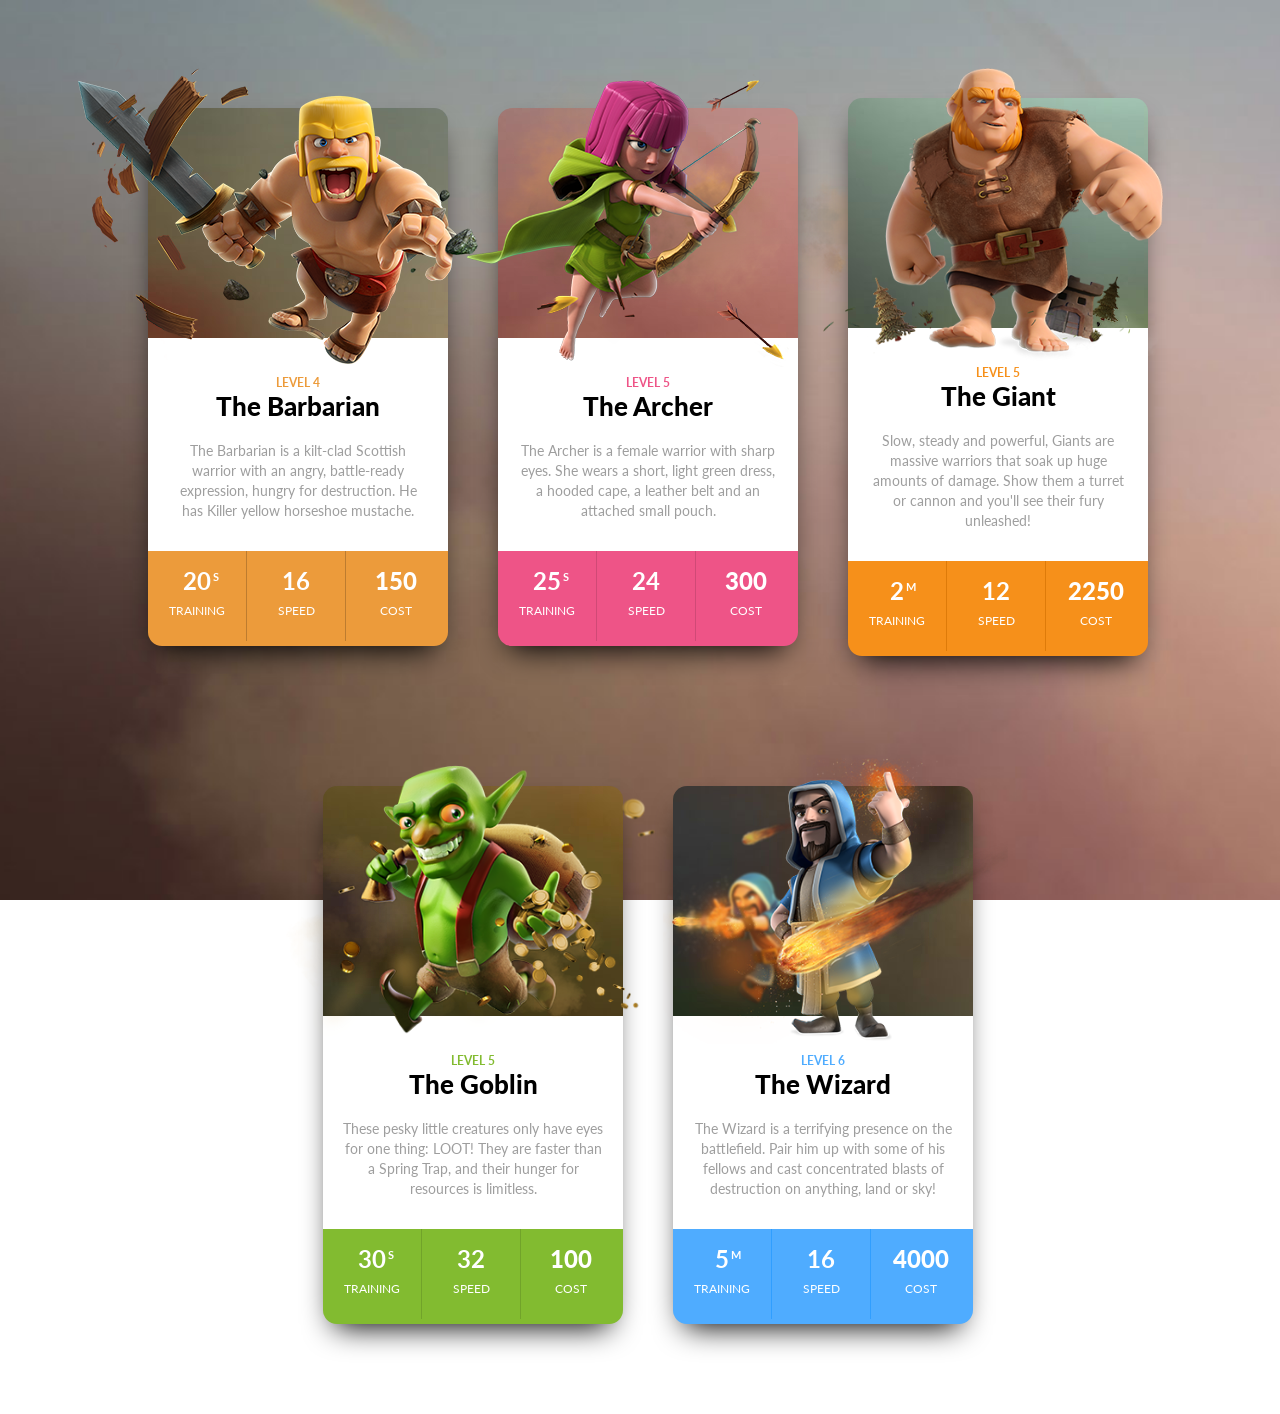
<file: DOM Assignment/DOM Project-4/index.html>
<!DOCTYPE html>
<html lang="en">

<head>
    <meta charset="UTF-8" />
    <meta http-equiv="X-UA-Compatible" content="IE=edge" />
    <meta name="viewport" content="width=device-width, initial-scale=1.0" />
    <title>Document</title>
    <link rel="stylesheet" href="./style.css" />
</head>

<body>
    <div class="slide-container">
        <div class="wrapper">
            <div class="clash-card barbarian">
                <div class="clash-card__image clash-card__image--barbarian">
                    <img src="./assets/barbarian.png" alt="barbarian" />
                </div>
                <div class="clash-card__level clash-card__level--barbarian">
                    Level 4
                </div>
                <div>The Barbarian</div>
                <div class="clash-card__unit-description">
                    The Barbarian is a kilt-clad Scottish warrior with an angry,
                    battle-ready expression, hungry for destruction. He has Killer
                    yellow horseshoe mustache.
                </div>

                <div class="clash-card__unit-stats clash-card__unit-stats--barbarian clearfix">
                    <div class="one-third">
                        <div class="stat">20<sup>S</sup></div>
                        <div class="stat-value">Training</div>
                    </div>

                    <div class="one-third">
                        <div class="stat">16</div>
                        <div class="stat-value">Speed</div>
                    </div>

                    <div class="one-third no-border">
                        <div class="stat">150</div>
                        <div class="stat-value">Cost</div>
                    </div>
                </div>
            </div>
            <!-- end clash-card barbarian-->
        </div>
        <!-- end wrapper -->

        <div class="wrapper">
            <div class="clash-card archer">
                <div class="clash-card__image clash-card__image--archer">
                    <img src="./assets/archer.png" alt="archer" />
                </div>
                <div class="clash-card__level clash-card__level--archer">Level 5</div>
                <div>Character 2</div>
                <div class="clash-card__unit-description">
                    The Archer is a female warrior with sharp eyes. She wears a short,
                    light green dress, a hooded cape, a leather belt and an attached
                    small pouch.
                </div>

                <div class="clash-card__unit-stats clash-card__unit-stats--archer clearfix">
                    <div class="one-third">
                        <div class="stat">25<sup>S</sup></div>
                        <div class="stat-value">Training</div>
                    </div>

                    <div class="one-third">
                        <div class="stat">24</div>
                        <div class="stat-value">Speed</div>
                    </div>

                    <div class="one-third no-border">
                        <div class="stat">300</div>
                        <div class="stat-value">Cost</div>
                    </div>
                </div>
            </div>
            <!-- end clash-card archer-->
        </div>
        <!-- end wrapper -->

        <div class="wrapper">
            <div class="clash-card giant">
                <div class="clash-card__image clash-card__image--giant">
                    <img src="./assets/giant.png" alt="giant" />
                </div>
                <div class="clash-card__level clash-card__level--giant">Level 5</div>
                <div>The Giant</div>
                <div class="clash-card__unit-description">
                    Slow, steady and powerful, Giants are massive warriors that soak up
                    huge amounts of damage. Show them a turret or cannon and you'll see
                    their fury unleashed!
                </div>

                <div class="clash-card__unit-stats clash-card__unit-stats--giant clearfix">
                    <div class="one-third">
                        <div class="stat">2<sup>M</sup></div>
                        <div class="stat-value">Training</div>
                    </div>

                    <div class="one-third">
                        <div class="stat">12</div>
                        <div class="stat-value">Speed</div>
                    </div>

                    <div class="one-third no-border">
                        <div class="stat">2250</div>
                        <div class="stat-value">Cost</div>
                    </div>
                </div>
            </div>
            <!-- end clash-card giant-->
        </div>
        <!-- end wrapper -->

        <div class="wrapper">
            <div class="clash-card goblin">
                <div class="clash-card__image clash-card__image--goblin">
                    <img src="./assets/goblin.png" alt="goblin" />
                </div>
                <div class="clash-card__level clash-card__level--goblin">Level 5</div>
                <div>Character 4</div>
                <div class="clash-card__unit-description">
                    These pesky little creatures only have eyes for one thing: LOOT!
                    They are faster than a Spring Trap, and their hunger for resources
                    is limitless.
                </div>

                <div class="clash-card__unit-stats clash-card__unit-stats--goblin clearfix">
                    <div class="one-third">
                        <div class="stat">30<sup>S</sup></div>
                        <div class="stat-value">Training</div>
                    </div>

                    <div class="one-third">
                        <div class="stat">32</div>
                        <div class="stat-value">Speed</div>
                    </div>

                    <div class="one-third no-border">
                        <div class="stat">100</div>
                        <div class="stat-value">Cost</div>
                    </div>
                </div>
            </div>
            <!-- end clash-card goblin-->
        </div>
        <!-- end wrapper -->

        <div class="wrapper">
            <div class="clash-card wizard">
                <div class="clash-card__image clash-card__image--wizard">
                    <img src="./assets/wizard.png" alt="wizard" />
                </div>
                <div class="clash-card__level clash-card__level--wizard">Level 6</div>
                <div>The Wizard</div>
                <div class="clash-card__unit-description">
                    The Wizard is a terrifying presence on the battlefield. Pair him up
                    with some of his fellows and cast concentrated blasts of destruction
                    on anything, land or sky!
                </div>

                <div class="clash-card__unit-stats clash-card__unit-stats--wizard clearfix">
                    <div class="one-third">
                        <div class="stat">5<sup>M</sup></div>
                        <div class="stat-value">Training</div>
                    </div>

                    <div class="one-third">
                        <div class="stat">16</div>
                        <div class="stat-value">Speed</div>
                    </div>

                    <div class="one-third no-border">
                        <div class="stat">4000</div>
                        <div class="stat-value">Cost</div>
                    </div>
                </div>
            </div>
            <!-- end clash-card wizard-->
        </div>
        <!-- end wrapper -->
    </div>
    <!-- end container -->

    <script src="./script.js"></script>
</body>

</html>
</file>
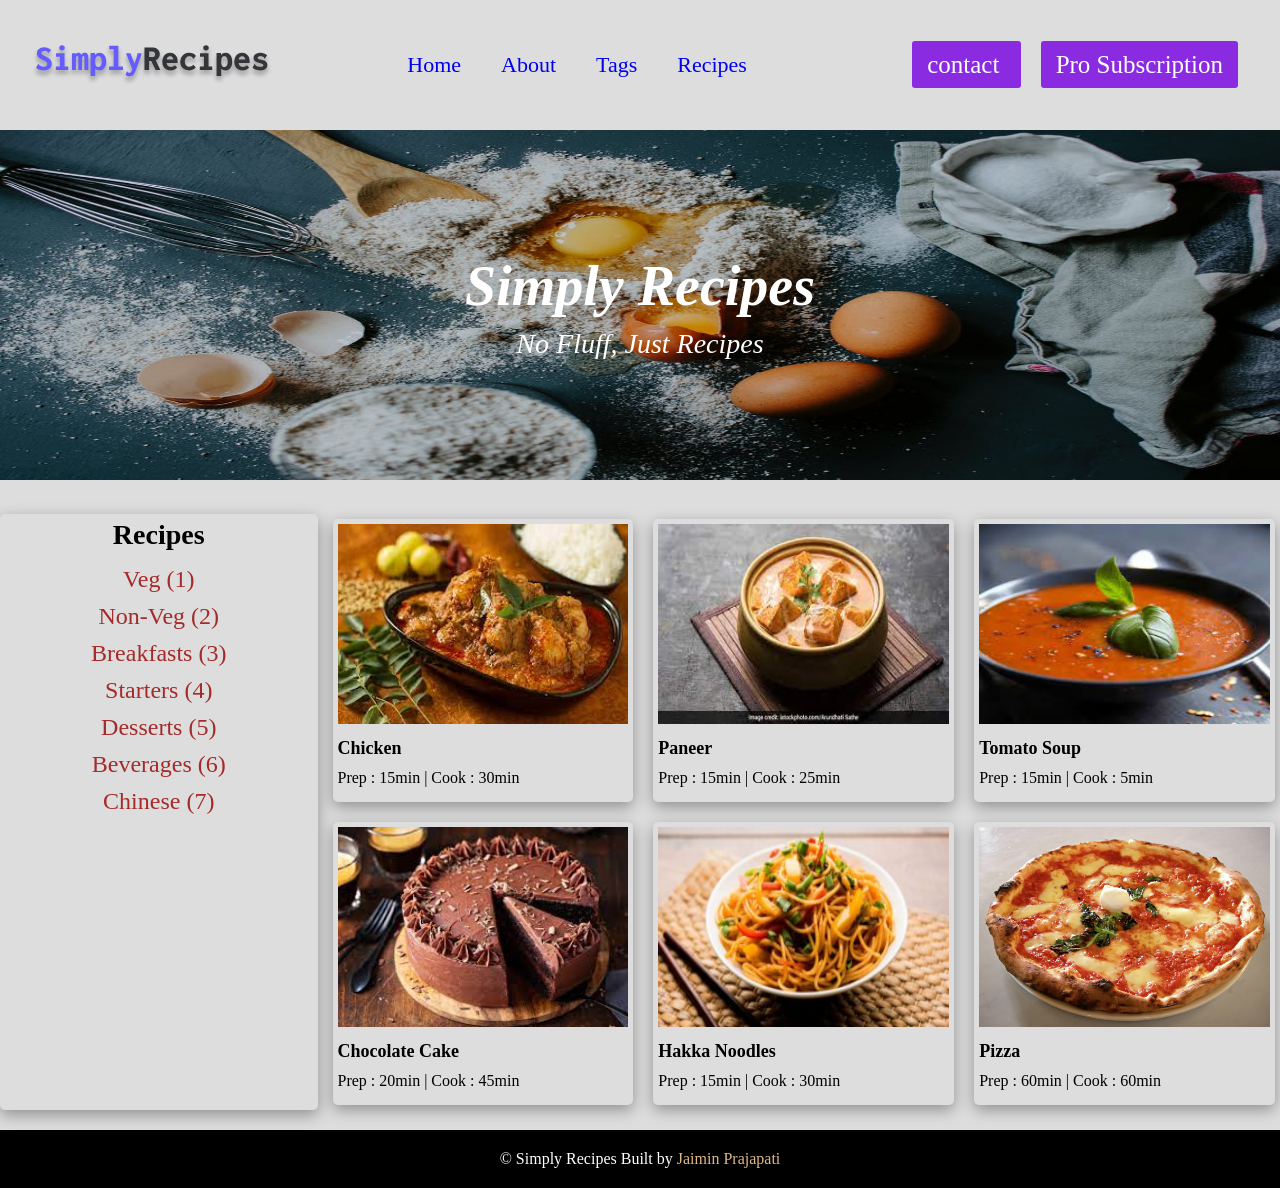
<file: DOM Assignment/DOM Project-5/index.html>
<!DOCTYPE html>
<html lang="en">

<head>
    <meta charset="UTF-8" />
    <meta http-equiv="X-UA-Compatible" content="IE=edge" />
    <meta name="viewport" content="width=device-width, initial-scale=1.0" />
    <title>Simply Recipes</title>
    <link rel="stylesheet" href="style.css" />
    <link rel="shortcut icon" href="/img/favicon.ico" type="image/x-icon">
</head>

<body>
    <nav class="navbar">
        <div class="nav-center">
            <div class="nav-header">
                <a href="index.html" class="nav-logo">
                    <img src="./img/logo.svg" alt="Simply Recipes" />
                </a>
            </div>
            <div class="nav-links">
                <a href="index.html" class="nav-link"> home </a>
                <a href="index.html" class="nav-link"> about </a>
                <a href="index.html" class="nav-link"> tags </a>
                <a href="index.html" class="nav-link"> recipes </a>
            </div>
            <div>
                <a href="index.html" class="btn"> contact </a>
            </div>
        </div>
    </nav>
    <main class="page">
        <header class="hero">
            <div class="hero-container">
                <img src="./img/main.jpeg" alt="Main Image">
                <div class="hero-text">
                    <h1>Simply Recipes</h1>
                    <h4>No Fluff, Just Recipes</h4>
                </div>
            </div>
        </header>
        <section class="recipes-container">
            <div class="tags-container">
                <h4 class="text-r">recipes</h4>
                <div>
                    <a href="#"> Veg (1)</a>
                    <a href="#"> Non-Veg (2)</a>
                    <a href="#"> Breakfasts (3)</a>
                    <a href="#"> Starters (4)</a>
                    <a href="#"> Desserts (5)</a>
                    <a href="#"> Beverages (6)</a>
                </div>
            </div>
            <div class="recipe-gallery">
                <div class="card">
                    <a href="#" class="recipe-text">
                        <img src="./img/recipe-1.jpeg" class="recipe-img" />
                        <h5 class="recipe-name">Chicken</h5>
                        <p class="recipe-disp">Prep : 15min | Cook : 30min</p>
                    </a>
                </div>
                <div class="card">
                    <a href="#" class="recipe-text">
                        <img src="./img/recipe-2.jpeg" class="recipe-img " />
                        <h5 class="recipe-name">Paneer</h5>
                        <p class="recipe-disp">Prep : 15min | Cook : 25min</p>
                    </a>
                </div>
                <div class="card">
                    <a href="#" class="recipe-text">
                        <img src="./img/recipe-3.jpeg" class="recipe-img " />
                        <h5 class="recipe-name">Tomato Soup</h5>
                        <p class="recipe-disp">Prep : 15min | Cook : 5min</p>
                    </a>
                </div>
                <div class="card">
                    <a href="#" class="recipe-text">
                        <img src="./img/recipe-4.jpeg" class="recipe-img " />
                        <h5 class="recipe-name">Chocolate Cake</h5>
                        <p class="recipe-disp">Prep : 20min | Cook : 45min</p>
                    </a>
                </div>
                <div class="card">
                    <a href="#" class="recipe-text">
                        <img src="./img/recipe-5.jpeg" class="recipe-img " />
                        <h5 class="recipe-name">Hakka Noodles</h5>
                        <p class="recipe-disp">Prep : 15min | Cook : 30min</p>
                    </a>
                </div>
            </div>
        </section>
    </main>

    <footer class="page-footer">
        <p>
            &copy;
            <span class="footer-logo">Simply Recipes</span> Built by
            <a href=#>Your Name</a>
        </p>
    </footer>

    <script src="./script.js"></script>
</body>
</html>
</file>
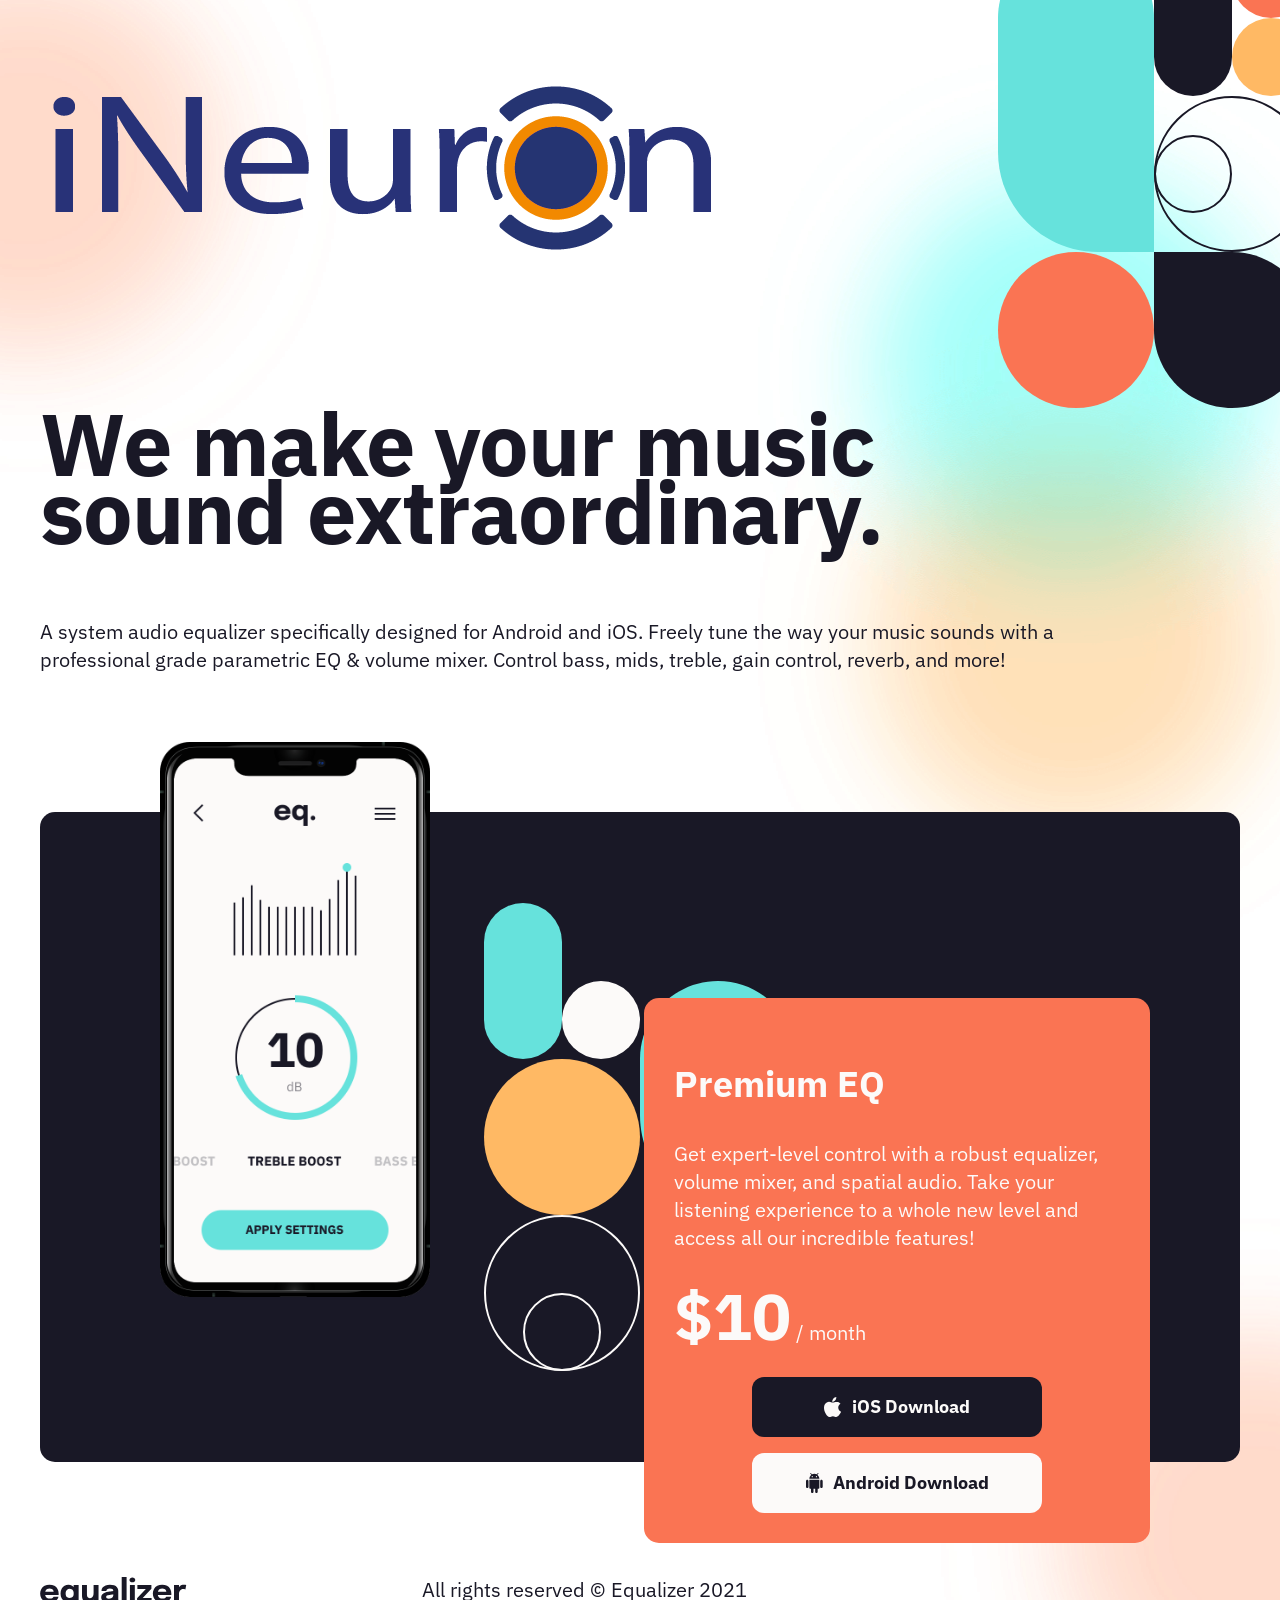
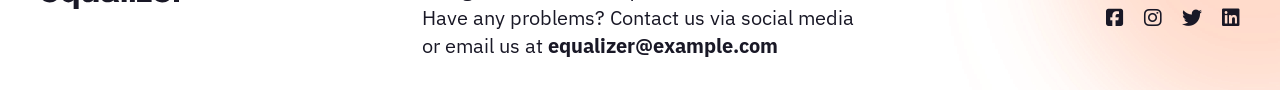
<file: DOM Assignment/DOM Project-6/index.html>
<!DOCTYPE html>
<html lang="en">
	<head>
		<meta charset="UTF-8" />
		<meta name="viewport" content="width=device-width, initial-scale=1.0" />

		<link rel="stylesheet" href="./css/style.css" />
		<title>DOM Project 3</title>
	</head>
	<body>
		<main>
			<div class="top_img">
				<img src="./assets/bg-pattern-1.svg" alt="Background top image" />
			</div>
			<header>
				<img src="./assets/logo.svg" alt="Logo" class="logo" />
			</header>
			<section class="hero">
				<h1>We make your music sound extraordinary.</h1>
				<p>
					A system audio equalizer specifically designed for Android
					and iOS. Freely tune the way your music sounds with a
					professional grade parametric EQ & volume mixer. Control
					bass, mids, treble, gain control, reverb, and more!
				</p>
			</section>

			<section class="app">
				<div class="app_img">
					<img src="./assets/illustration-app.png" alt="Ilustration app" />
				</div>
				<div class="app_info">
					<h2>Premium EQ</h2>
					<p>
						Get expert-level control with a robust equalizer, volume
						mixer, and spatial audio. Take your listening experience
						to a whole new level and access all our incredible
						features!
					</p>
					<div class="app_price"><span>$4</span> / month</div>
					<div class="buttons">
						<div class="button iosDownload">
							<img src="./assets/icon-apple.svg" alt="iOS button" />
							<span>iOS Download</span>
						</div>
						<div class="button androidDownload">
							<img src="./assets/icon-android.svg" alt="Android button" />
							<span>Android Download</span>
						</div>
					</div>
				</div>
			</section>

			<footer>
				<div class="footer_logo">
					<img src="./assets/logo.svg" alt="Logo" class="logo" />
				</div>
				<div class="footer_text">
					<div class="footer_copy">
						All rights reserved © Equalizer 2021
					</div>
					<div class="footer_problems">
						Have any problems? Contact us via social media or email
						us at
						<strong>equalizer@example.com </strong>
					</div>
				</div>

				<div class="footer_social">
					<div class="footer_social_ico">
						<i class="fa-brands fa-square-facebook"></i>
					</div>
					<div class="footer_social_ico">
						<i class="fa-brands fa-instagram"></i>
					</div>
					<div class="footer_social_ico">
						<i class="fa-brands fa-twitter"></i>
					</div>
				</div>
			</footer>
		</main>

		<link rel="stylesheet" href="https://cdnjs.cloudflare.com/ajax/libs/font-awesome/6.2.0/css/all.min.css" />

		<!-- Script -->
		<script src="./script.js"></script>
	</body>
</html>
</file>
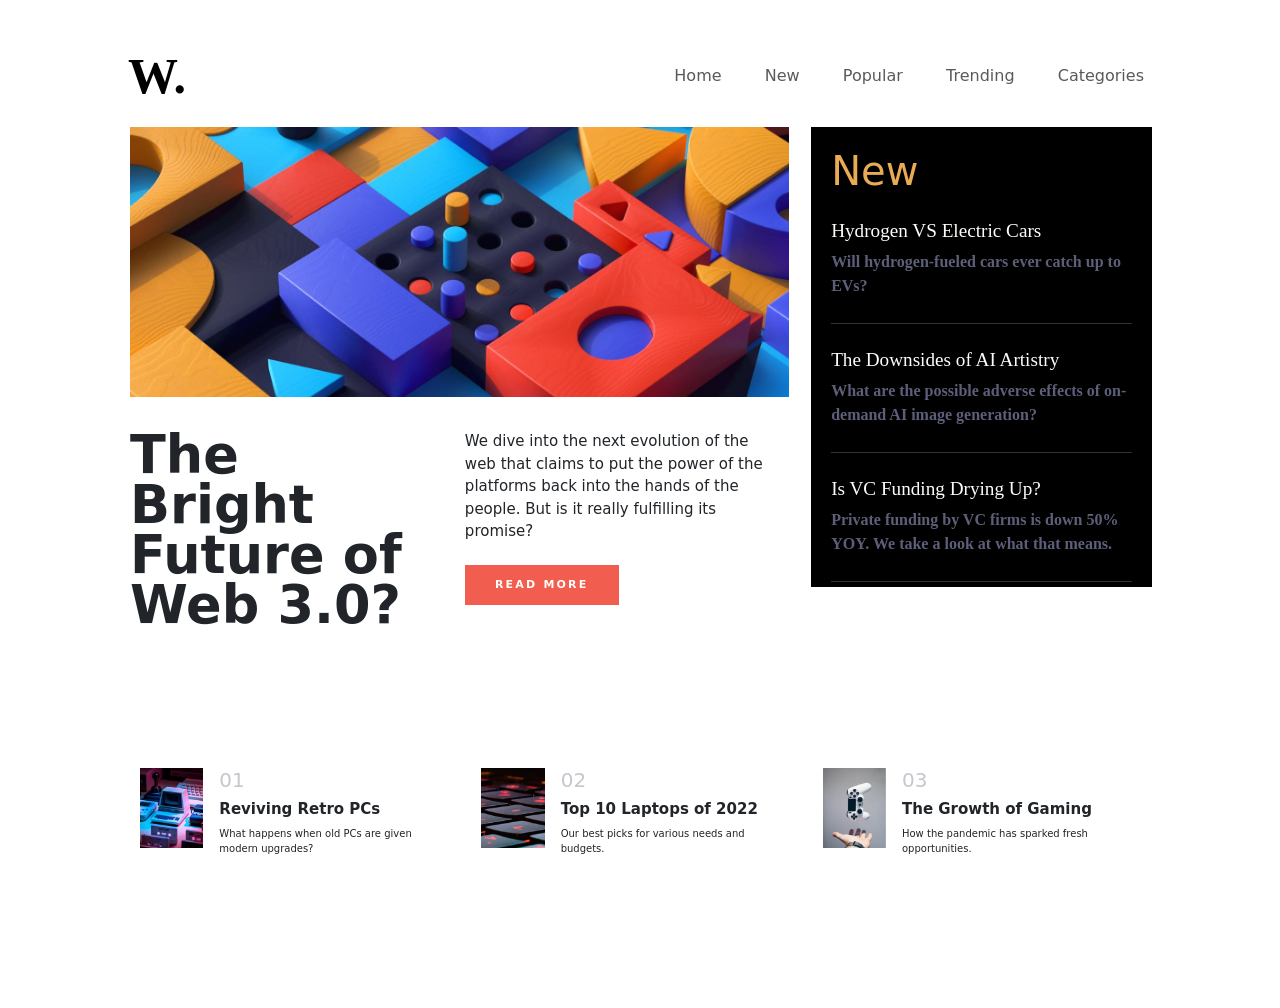
<file: DOM Assignment/DOM Project-8/index.html>
<!DOCTYPE html>
<html lang="en">
	<head>
		<meta charset="UTF-8" />
		<meta name="viewport" content="width=device-width, initial-scale=1.0" />
		<title>Frontend Mentor | News homepage</title>
		<link rel="stylesheet" href="https://cdn.jsdelivr.net/npm/bootstrap@5.2.2/dist/css/bootstrap.min.css" integrity="sha384-Zenh87qX5JnK2Jl0vWa8Ck2rdkQ2Bzep5IDxbcnCeuOxjzrPF/et3URy9Bv1WTRi" crossorigin="anonymous" />
		<link rel="stylesheet" href="style.css" />
		<script src="https://cdn.jsdelivr.net/npm/bootstrap@5.2.2/dist/js/bootstrap.bundle.min.js" integrity="sha384-OERcA2EqjJCMA+/3y+gxIOqMEjwtxJY7qPCqsdltbNJuaOe923+mo//f6V8Qbsw3" crossorigin="anonymous"></script>
		<script src="https://cdn.jsdelivr.net/npm/bootstrap@5.2.2/dist/js/bootstrap.min.js" integrity="sha384-IDwe1+LCz02ROU9k972gdyvl+AESN10+x7tBKgc9I5HFtuNz0wWnPclzo6p9vxnk" crossorigin="anonymous"></script>
		<script src="https://cdn.jsdelivr.net/npm/@popperjs/core@2.11.6/dist/umd/popper.min.js" integrity="sha384-oBqDVmMz9ATKxIep9tiCxS/Z9fNfEXiDAYTujMAeBAsjFuCZSmKbSSUnQlmh/jp3" crossorigin="anonymous"></script>
	</head>
	<body>
		<main class="container-fluid">
			<nav class="navbar navbar-expand-lg">
				<a class="navbar-brand" href="">W.</a>

				<button class="navbar-toggler" type="button">
					<span class="navbar-toggler-icon"></span>
				</button>

				<div class="collapse navbar-collapse" id="navbarTogglerDemo01">
					<ul class="navbar-nav ms-auto list-btn">
						<li class="nav-item">
							<a class="nav-link" href="">Home</a>
						</li>
						<li class="nav-item">
							<a class="nav-link" href="">New</a>
						</li>
						<li class="nav-item">
							<a class="nav-link" href="">Popular</a>
						</li>
						<li class="nav-item">
							<a class="nav-link" href="">Trending</a>
						</li>
						<li class="nav-item">
							<a class="nav-link" href="">Categories</a>
						</li>
					</ul>
				</div>
			</nav>

			<section class="row first-row">
				<div class="col-lg-8">
					<img class="desk-image" src="images/image-web-3-desktop.jpg" alt="desk-img" />
					<div class="row second-row">
						<div class="col-lg-6">
							<h1 class="img-heading">
								The Bright Future of Web 3.0?
							</h1>
						</div>
						<div class="col-lg-6">
							<p class="sec-row-p">
								We dive into the next evolution of the web that
								claims to put the power of the platforms back
								into the hands of the people. But is it really
								fulfilling its promise?
							</p>
							<button class="read-btn">READ MORE</button>
						</div>
					</div>
				</div>
				<aside class="col-lg-4 new">
					<h1>New</h1>
					<h2 class="new-head">Hydrogen VS Electric Cars</h2>
					<p class="new-p">
						Will hydrogen-fueled cars ever catch up to EVs?
					</p>
					<hr class="hr-line" />
					<h2 class="new-head">The Downsides of AI Artistry</h2>
					<p class="new-p">
						What are the possible adverse effects of on-demand AI
						image generation?
					</p>
					<hr class="hr-line" />
					<h2 class="new-head">Is VC Funding Drying Up?</h2>
					<p class="new-p">
						Private funding by VC firms is down 50% YOY. We take a
						look at what that means.
					</p>
				</aside>
			</section>

			<section class="row last-row">
				<div class="col-lg-4">
					<img class="last-row-img" src="images/image-retro-pcs.jpg" alt="retro-img" />
					<h1 class="last-row-h1">01</h1>
					<h3>Reviving Retro PCs</h3>
					<p class="last-row-p">
						What happens when old PCs are given modern upgrades?
					</p>
				</div>
				<div class="col-lg-4">
					<img class="last-row-img" src="images/image-top-laptops.jpg" alt="laptop-img" />
					<h1 class="last-row-h1">02</h1>
					<h3>Top 10 Laptops of 2022</h3>
					<p class="last-row-p">
						Our best picks for various needs and budgets.
					</p>
				</div>
				<div class="col-lg-4">
					<img class="last-row-img" src="images/image-gaming-growth.jpg" alt="growth-img" />
					<h1 class="last-row-h1">03</h1>
					<h3>The Growth of Gaming</h3>
					<p class="last-row-p">
						How the pandemic has sparked fresh opportunities.
					</p>
				</div>
			</section>
		</main>

		<script src="./script.js"></script>
	</body>
</html>
</file>
<file: Project 1 Credit Card Landing Page/css/styles.css>
* {
  margin: 0;
  padding: 0;
  box-sizing: border-box;
}

body {
  background-color: #151515;
  color: #ffffff;
  font-size: 16px;
  overflow-x: hidden;
}

.container {
  max-width: 1440px;
  margin: 0 auto;
}

/* navbar */

nav {
  display: flex;
  justify-content: space-between;
  align-items: center;
  padding: 2rem 0;
}

nav ul li {
  list-style-type: none;
}

nav ul li a {
  text-decoration: none;
  color: #fff;
  font-size: 1.25rem;
}

.nav-links-center ul {
  display: flex;
  justify-content: space-between;
  gap: 1.8rem;
  align-items: center;
}

.nav-links-right ul {
  display: flex;
  justify-content: space-between;
  align-items: center;
  gap: 1.8rem;
}

/* down arrow */

.arrow {
  border: solid #fff;
  border-width: 0 3px 3px 0;
  display: inline-block;
  padding: 2px;
}
.down {
  transform: rotate(45deg);
  margin-left: 0.5rem;
}

.last-li {
  display: flex;
  justify-content: center;
  align-items: center;
}

.btn-bg-pink img {
  z-index: -1;
  margin-right: -1.25rem;
}

/* hero section */
.hero-container {
  display: flex;
  justify-content: space-between;
  width: 100%;
}

.hero-left {
  width: 90%;
}
.hero-heading {
  font-size: 4.8rem;
  margin-top: 2rem;
}

.hero-desc {
  width: 60%;
  font-size: 2rem;
  margin: 4rem 0rem;
}

.action-btn {
  display: flex;
  align-items: center;
  font-size: 2rem;
  text-transform: capitalize;
  margin: 5rem 0;
}

.action-bg-image {
  height: 2.5rem;
  margin-right: -2rem;
}
.arrow-img {
  margin-left: 1rem;
}

/* hero images */
.hero-right {
  position: relative;
}
.hero-img-container {
  position: absolute;
}
.backCard-img {
  z-index: -2343;
  position: absolute;
  top: 0;
  right: 0;
}

.frontCard-img {
  z-index: 114;
  position: absolute;
  top: 0px;
  right: -23rem;
}

.extra-info {
  display: flex;
  gap: 3rem;
  align-items: center;
  width: 60%;
  font-size: 1.5rem;
}

.user-info {
  display: flex;
  align-items: center;
  gap: 1rem;
}

.comp-info {
  display: flex;
  align-items: center;
  gap: 1rem;
}

.comp-info small,
.user-info small {
  font-size: 1.8rem;
}
.changed-text-color {
  color: #f438ea;
}

/* logo section */
.logo-section {
  margin-top: 5rem;
  background-color: #292929;
  padding: 5rem 0;
}

.logo-container {
  display: flex;
  justify-content: space-between;
}

/* feature section */
.feature-section {
  margin: 5rem 0;
}

.featured-top-container {
  display: flex;
  justify-content: space-between;
  align-items: center;
}
.featured-heading {
  width: 60%;
  font-size: 4rem;
}

.featured-desc {
  width: 40%;
  font-size: 2rem;
  opacity: 0.5;
}

.featured-box-container {
  display: flex;
  justify-content: space-between;
}
.box {
  margin-top: 4rem;
  width: 20rem;
  height: 20rem;
  /* border: 1px solid#fff; */
  padding: 2rem;
  display: flex;
  flex-direction: column;
  align-items: center;
  justify-content: center;
  align-content: space-between;
  gap: 2rem;
  font-size: 1.7rem;
  text-align: center;
  border: 1px solid;
  border-color: #ffffff4f #ffffff00 #ffffff34 #ffffff;
}

.box-1,
.box-3 {
  background-color: #272727;
}
.box-2 {
  /* background-color: #575655; */
  background-image: linear-gradient(
    to right bottom,
    #575655,
    #4b4a49,
    #3e3e3e,
    #323232,
    #272727
  );
}

/* unique card section */

.unique-section {
  margin-top: 4rem;
  background-color: #fff;
  color: #000;
}

.unique-card-container {
  display: flex;
  flex-direction: column;
  justify-content: center;
  align-items: center;
}

.unique-card-header {
  width: 70%;
  font-size: 4rem;
  text-align: center;
  margin-top: 4rem;
}

.unique-card-desc {
  width: 70%;
  font-size: 2rem;
  text-align: center;
  margin-top: 4rem;
}

.unique-card-image {
  margin-top: -4rem;
}

/* customer review */

.customer-heading {
  width: 80%;
  margin: 5rem auto;
  font-size: 3.6rem;
  text-align: center;
}
.customer-desc {
  font-size: 2rem;
  width: 60%;
  margin: 5rem auto;
  text-align: center;
  opacity: 0.5;
}

/* review */

.review-container {
  display: grid;
  grid-template-columns: repeat(2, 1fr);
  grid-template-rows: repeat(2, 1fr);
  grid-column-gap: 100px;
  grid-row-gap: 100px;
}

.review {
  padding: 2rem;
  background-color: #272727;
  border: 1px solid;
  border-color: #ffffff4f #ffffff00 #ffffff34 #ffffff;
}

.review-content {
  font-size: 1.5rem;
  margin: 2rem 0;
  opacity: 0.7;
}
.review-user {
  font-size: 1.2rem;
}
.review-user small {
  opacity: 0.3;
}
.review-1 {
  background-image: linear-gradient(
    to right bottom,
    #575655,
    #4b4a49,
    #3e3e3e,
    #323232,
    #272727
  );
  border-color: #ffffff4f #ffffff00 #ffffff34 #ffffff;
}

/* pagination */
.pagination-container {
  margin: 5rem 0;
}

.pagination-container ul {
  display: flex;
  justify-content: center;
  align-items: center;
  gap: 10px;
}

.pagination-container ul li {
  background: #444444;
  width: 1rem;
  height: 1rem;
  border-radius: 50%;
  list-style-type: none;
}

.pagination-container ul li:first-child {
  background-color: #f438ea;
  width: 5rem;
  height: 0.8rem;
  border-radius: 50px;
}

.bottom-action-back {
  z-index: -234234;
  position: absolute;
  width: 100vw;
}

.bottom-action-front {
  z-index: 143;
  position: absolute;
  width: 100vw;
}
.bottom-action-text-container {
  position: absolute;
  z-index: 234234345345;
  display: flex;
  justify-content: center;
  align-items: center;
  flex-direction: column;
  margin-top: 10%;
  margin-left: 50%;
}
.bottom-action-text {
  font-size: 3rem;
  text-align: center;
}
.bottom-action-text-container {
  transform: translate(-50%);
}

/* footer */
footer {
  margin-top: 50rem;
  padding: 5rem 0;
}

.footer-container {
  display: flex;
  align-items: center;
}
.footer-logo {
  width: 20%;
}
.footer-link {
  width: 50%;
}
.footer-link ul {
  display: flex;
  justify-content: center;
  align-items: center;
  gap: 3rem;
}
footer ul li a {
  text-decoration: none;
  color: #fff;
  font-size: 1.25rem;
}

footer ul li {
  list-style-type: none;
}
</file>
<file: Project 1/style.css>
/* You can not modify anything in the HTML */
/* You can only modify the CSS file */

*{
    margin: 0;
    padding: 0;
    box-sizing: border-box;
}


.navbar-container{
    height: 50px;
    width: 1200px;
    display: flex;
    align-items: center;
    justify-content: space-between;
    margin: 1rem 0 2rem 11rem;
    gap: 1rem;
}

.brand-logo{
    width: 100px;
}

.grow-list{
    display: flex;
}

.list{
    margin-left: 2rem;
    list-style-type: none;
}

.list-item{
    float: left;
    margin: 0 1rem;
    padding: 0.5rem;
}



.banner-container{
    display: flex;
    justify-content: center;
    margin: 0 3rem;
}

.heading-text{
    width: 500px;
    margin-top: 6rem;
    font-size: 4rem;
}

.heading-text span{
    color: rgb(142, 65, 215);
}

.description{
    font-size: 1rem;
    margin: 2rem 0;
    width: 300px;
    color: cadetblue;
}

button{
    background-color: blueviolet;
    padding: 0.7rem 1.5rem;
    color: azure;
    border-radius: 0.5rem;
}


.button-group{
    margin-right: 2rem;
}

img{
    width: 700px;
}
</file>
<file: Project 3 Gaming Lading Page/style.css>
* {
  margin: 0;
  padding: 0;
  box-sizing: border-box;
}
body {
  font-size: 16px;
}
.container {
  max-width: 1440px;
  margin: 0 auto;
}

.hero-section {
  min-height: 90vh;
  background-image: url("./Assets/Photos/futuristic-bg.png");
  background-position: center;
  background-size: cover;
  background-repeat: no-repeat;
}

/* navbar */
.nav-container {
  display: flex;
  justify-content: space-between;
  align-items: center;
  padding: 2rem 0;
}

.nav-links-center {
  display: flex;
  justify-content: space-between;
  gap: 2rem;
  margin-left: -5rem;
}
.nav-links-right {
  display: flex;
  justify-content: space-between;
  align-items: center;
  gap: 2rem;
}
.nav-item {
  font-size: 1.2rem;
  list-style-type: none;
}

.nav-item a {
  color: #fff;
  text-decoration: none;
}

.btn {
  padding: 1rem 2.5rem;
  font-size: 1.3rem;
  text-decoration: none;
  color: #fff;
  cursor: pointer;
}

.btn-primary {
  background-color: #f4694c;
}

.btn-secondary {
  border: 2px solid #fff;
}

.hero-btns {
  display: flex;
  justify-content: flex-start;
  gap: 2rem;
}

/* hero content */
.hero-content-container {
  margin: 6rem 0;
  display: flex;
  justify-content: space-between;
  align-items: center;
  gap: 2rem;
  color: #fff;
}

.hero-left {
  width: 40%;
  display: flex;
  flex-direction: column;
  align-items: flex-start;
  justify-content: space-between;
  gap: 4rem;
}

.hero-heading {
  font-size: 2.5rem;
}
.hero-desc {
  font-size: 1.5rem;
  opacity: 0.8;
}

.hero-right {
  display: flex;
  flex-direction: column;
  align-items: center;
}
.right-desc {
  width: 60%;
  margin: 3rem auto;
  display: flex;
}
.dash {
  align-self: flex-start;
}
.right-arrow {
  align-self: flex-end;
}
.right-desc p {
  font-size: 1.5rem;
  margin: 1rem 0.3rem;
}

/* popular game section */
.popular-section {
  margin: 6rem 0;
}
.popular-section-heading {
  width: 70%;
  margin: 4rem auto;
  font-size: 3rem;
  text-align: center;
}

.popular-game-container {
  display: flex;
  justify-content: space-between;
  align-items: center;
  gap: 2rem;
  margin: 3rem 0;
}
.popular-card {
  display: inline-block;
  overflow: hidden;
  position: relative;
  width: 100%;
  height: 400px;
}

.card-img {
  object-fit: cover;
  background-size: cover;
  width: 100%;
  height: 100%;
}

.card-desc {
  width: 100%;
  display: flex;
  justify-content: space-between;
  align-items: center;
  padding: 1rem;
  color: #fff;
  position: absolute;
  bottom: 0;
  right: 0;
  background: rgba(64, 68, 69, 0.5);
  border-radius: 16px;
  box-shadow: 0 4px 30px rgba(0, 0, 0, 0.1);
  backdrop-filter: blur(5px);
  -webkit-backdrop-filter: blur(5px);
  border: 1px solid rgba(64, 68, 69, 0.3);
}

.card-desc-left h6 {
  font-size: 1.1rem;
  margin: 0.5rem 0;
}
.card-desc small {
  display: block;
  font-size: 1rem;
  margin: 0.5rem 0;
}

.card-desc .btn-primary {
  padding: 0.8rem 1rem;
}

/* popular section bottom  */
.popular-bottom-container {
  display: flex;
  justify-content: space-between;
  align-items: center;
  gap: 2rem;
}

.popular-bottom-left img {
  width: 80%;
}

.popular-bottom-heading {
  width: 80%;
  font-size: 3.5rem;
  font-weight: 700;
}

.popular-bottom-desc {
  width: 70%;
  margin: 2rem 0;
  font-size: 1.3rem;
}
.popular-bottom-btn .btn-secondary {
  color: #000;
  border: 2px solid #f57459;
  margin-left: 1rem;
}

/* recommended section */
.recommended-heading-container {
  display: flex;
  justify-content: space-between;
  align-items: center;
  margin: 4rem 0;
}
.recommended-heading {
  width: 40%;
  font-size: 3.2rem;
}

.recommended-arrows {
  display: flex;
  align-items: center;
}
.recommended-arrow-left {
  background-color: #fde1db;
  padding: 1rem;
  width: 4rem;
}
.recommended-arrow-right {
  background-color: #f57459;
  padding: 1rem;
  margin-left: 0.7rem;
  width: 4rem;
}

.recommended-games-container {
  display: grid;
  grid-template-columns: repeat(2, 1fr);
  grid-template-rows: repeat(2, 1fr);
  grid-column-gap: 3rem;
  grid-row-gap: 3rem;
  margin: 4rem 0;
}
.recommended-card {
  display: flex;
  justify-content: space-between;
  gap: 2rem;
}
.recommended-card img {
  width: 40%;
}

.recommended-card-desc {
  display: flex;
  flex-direction: column;
  justify-content: space-around;
  align-items: flex-start;
}

.recommended-card-desc h6 {
  font-size: 2rem;
}
.recommended-card-desc small {
  font-size: 1.1rem;
  color: #f4694c;
}
.recommended-card-desc p {
  font-size: 1.3rem;
}

/* most played game */
.most-played-container {
  display: grid;
  grid-template-columns: repeat(3, 1fr);
  grid-template-rows: 1fr;
  grid-column-gap: 40px;
  grid-row-gap: 0px;
}

.most-played-game-section {
  padding: 5rem 0;
  background-color: #000308;
  color: #fff;
  position: relative;
}
.most-played-heading {
  margin: 3rem auto;
  width: 30%;
  font-size: 3rem;
  font-weight: 500;
  text-align: center;
}
.mostplayed-card {
  width: 100%;
}
.mostplayed-card img {
  width: 80%;
  height: auto;
}

.mostplayed-card:nth-of-type(2) {
  margin-top: 4rem;
}

.mostplayed-card:last-child {
  margin-top: 100%;
}

.mostplayed-card p {
  width: 150%;
  font-size: 1.2rem;
  margin: 3rem 0;
  opacity: 0.6;
}
.bg-text {
  position: absolute;
  top: 50%;
  left: 50%;
  transform: translate(-50%);
}

/* gamer section */

.gamer-section {
  /* height: 60vh; */
  background-image: url("./Assets/Photos/Rectangle606.png");
  background-size: cover;
  background-repeat: no-repeat;
  background-position: center;
}
.black-shadow {
  background-color: #000;
  opacity: 0.8;
}
.gamer-container {
  padding: 5rem 0;
  display: flex;
  flex-direction: column;
  align-items: center;
  gap: 3rem;
}
.gamer-heading {
  width: 40%;
  margin: 0 auto;
  text-align: center;
  font-size: 3rem;
  font-weight: 700;
  color: #fff;
}

.gamer-desc {
  width: 40%;
  font-size: 1.2rem;
  color: #fff;
}

/* footer */
footer {
  background-color: #000309;
}
.footer-container {
  display: flex;
  justify-content: space-between;
  align-items: flex-start;
  padding: 4rem 0;
}
.footer-links h6 {
  font-size: 1.3rem;
  color: #fff;
}
.footer-links ul {
  margin-top: 1rem;
  list-style-type: none;
  display: flex;
  flex-direction: column;
  align-items: flex-start;
  gap: 1rem;
}

.footer-links ul li a {
  text-decoration: none;
  font-size: 1.2rem;
  color: #fff;
  opacity: 0.7;
}
hr {
  color: #fff;
}

.footer-logo {
  margin: 3rem 0;
}


@media (max-width:360px) {
  .nav-container{
    display: flex;
    align-items: center;
    justify-content: center;
    padding: 20%;
    margin: 20%;
  }
  .nav-links-center, .nav-links-right{
    display: none;
  }
  .hero-left{
    display: block;
    }
  .hero-heading{
    font-size: 80%;
  }
  .hero-desc, .hero-btns{
    display: none;
  } 
}
</file>
<file: Project 4 Real Estate Landing Page/style.css>
* {
  margin: 0;
  padding: 0;
  box-sizing: border-box;
}

body {
  font-size: 16px;
  background-color: #f6f8fa;
}

.container {
  max-width: 1440px;
  margin: 0 auto;
}

nav {
  display: flex;
  justify-content: space-between;
  align-items: center;
  padding: 1rem 0.5rem;
  border-bottom: 2px solid #94a091;
}

.nav-links {
  display: flex;
  list-style-type: none;
  font-size: 1.2rem;
}

.nav-link {
  margin-left: 1.5rem;
  text-decoration: none;
  color: #fff;
}

/* hero section */
.hero-section {
  height: 100vh;
  background-image: url("./Photos/mainBackground.png");
  background-size: cover;
  background-position: center;
  background-repeat: no-repeat;
  position: relative;
}

.hero-info-container {
  height: 100%;
  display: flex;
  justify-content: center;
  flex-direction: column;
  align-items: flex-start;
}

.hero-heading {
  width: 50%;
  font-size: 3.2rem;
  color: #fff;
}
.hero-desc {
  width: 40%;
  font-size: 1.6rem;
  color: rgba(255, 255, 255, 0.712);
  margin: 4rem 0;
}

/* button */
.btn {
  text-decoration: none;
  font-size: 1.5rem;
  color: #fff;
}

.btn-primary {
  background-color: #6663e9;
  padding: 0.8rem 2rem;
  border-radius: 4rem;
  text-align: center;
}

.btn-primary:hover {
  background-color: #3a36e3;
  transition: ease-in-out 0.5s;
}

/* many logo */
.many-logo {
  padding: 1rem 0;
  width: 90%;
  display: flex;
  justify-content: space-between;
  align-items: center;
  padding: 3rem;
  border-radius: 1rem;
  background-color: #fff;
  position: absolute;
  bottom: 0;
  left: 50%;
  transform: translate3d(-50%, 50%, 0);
  overflow: hidden;
}

/* product list section */
.product-list {
  margin: 5rem 0;
}

.product-list-heading {
  width: 30%;
  margin: 4rem auto;
  font-size: 2rem;
  text-align: center;
}

.product-list-container {
  display: grid;
  grid-template-columns: repeat(3, 1fr);
  grid-template-rows: repeat(3, 1fr);
  grid-column-gap: 2rem;
  grid-row-gap: 10rem;
}

.product-box {
  height: 100%;
  width: 100%;
  /* width: 300px;
  height: 330px; */
  border-radius: 1rem;
  /* overflow: hidden; */
  position: relative;
  margin: auto;
}

.product-box img {
  height: 100%;
  width: 100%;
  object-fit: cover;
  border-radius: 1rem;
}
.product-details {
  position: absolute;
  bottom: 0;
  left: 50%;
  transform: translate3d(-50%, 50%, 0);
  background-color: #fff;
  width: 90%;
  display: flex;
  justify-content: space-between;
  padding: 1rem;
  border-radius: 1rem;
}

.product-details > .btn {
  font-size: 1rem;
}

.margin-1 {
  margin-top: 2rem;
}
.margin-2 {
  margin-top: 5rem;
}

.product-price {
  color: #6663e8;
}

/* early bird */
.earlyBird-section {
  margin-top: 15rem;
}

.earlyBird-container {
  display: flex;
  justify-content: space-between;
  align-items: center;
  gap: 10rem;
}

.left-section {
  position: relative;
}

/* .early-bird-img {
  
  top: 0;
  right: 0;
} */

.early-bird-img img {
  height: 80%;
  width: 80%;
  position: absolute;
  top: 0;
  right: 0;
  border-radius: 1rem;
}

.right-section {
  width: 70%;
  text-align: left;
  display: flex;
  flex-direction: column;
  gap: 3rem;
}

.earlyBird-heading {
  width: 50%;
  font-size: 2.5rem;
}
.earlyBird-desc {
  width: 50%;
  font-size: 1.3rem;
}

/* Early Bird 2 */

.earlyBird2-container {
  display: flex;
  justify-content: space-between;
  align-items: center;
  gap: 10rem;
}
.earlyBird2-right-section {
  position: relative;
}

.earlyBird2-left-section {
  text-align: left;
  display: flex;
  flex-direction: column;
  gap: 3rem;
  padding-left: 5rem;
}
.early-bird2-img img {
  height: 80%;
  width: 80%;
  position: absolute;
  top: 0;
  left: 0;
  border-radius: 1rem;
}

/* newsletter section */
.newsletter {
  margin: 5rem auto;
  text-align: center;
}
.newsletter-container {
  background-color: #6663e9;
  padding: 3rem 4rem;
  border-radius: 2rem;
  width: 90%;
  margin: auto;
}

.newsletter-heading {
  width: 80%;
  margin: auto;
  text-align: center;
  font-size: 2.5rem;
  text-transform: capitalize;
  color: #fff;
}

.newsletter-desc {
  width: 70%;
  font-size: 1.5rem;
  margin: 3rem auto;
  color: rgba(255, 255, 255, 0.658);
}
.subscribe-container {
  display: flex;
  justify-content: center;
  gap: 2rem;
}
.input-container {
  display: flex;
  align-items: center;
  justify-content: center;
  gap: 1rem;
  background-color: #5654d1;
  padding: 0.8rem 1.8rem;
  border-radius: 4rem;
}
input {
  width: 100%;
  all: unset;
  font-size: 1.2rem;
  color: #fff;
}

.btn-secondary {
  background-color: #ffffff;
  padding: 0.8rem 2rem;
  border-radius: 4rem;
  text-align: center;
  color: #5654d1;
}
.btn-secondary:hover {
  background-color: #e6e6e6;
  transition: ease-in-out 0.5s;
}

/* footer */

.footer-container {
  display: flex;
  justify-content: space-between;
  align-items: flex-start;
  padding: 4rem 0;
}
.footer-links h6 {
  font-size: 1.3rem;
}
.footer-links ul {
  margin-top: 1rem;
  list-style-type: none;
  display: flex;
  flex-direction: column;
  align-items: flex-start;
  gap: 1rem;
}

.footer-links ul li a {
  text-decoration: none;
  font-size: 1.2rem;
  color: #000;
}

.footer-logo {
  margin: 3rem 1rem;
}
</file>
<file: DOM Assignment/DOM Project-4/style.css>
@import url(https://fonts.googleapis.com/css?family=Lato:400,700,900);
*,
*:before,
*:after {
  box-sizing: border-box;
}

body {
  background: linear-gradient(to bottom, #8c7a7a 0%, #af877c 65%, #af877c 100%) fixed;
  background: url("./assets/coc-background.jpg") no-repeat center center fixed;
  background-size: cover;
  font: 14px/20px "Lato", Arial, sans-serif;
  color: #9e9e9e;
  height: 100vh;
  width: 100vw;
  display: flex;
  align-items: center;
  justify-content: space-around;
  overflow-x: hidden;
}

.slide-container {
  margin: auto;
  display: flex;
  gap: 50px;
  align-items: center;
  justify-content: center;
  flex-wrap: wrap;
  padding: 50px 30px;
}

.wrapper {
  padding-top: 40px;
  padding-bottom: 40px;
}
.wrapper:focus {
  outline: 0;
}

.clash-card {
  background: white;
  width: 300px;
  display: inline-block;
  margin: auto;
  border-radius: 19px;
  position: relative;
  text-align: center;
  box-shadow: -1px 15px 30px -12px black;
  z-index: 9999;
}

.clash-card__image {
  position: relative;
  height: 230px;
  margin-bottom: 35px;
  border-top-left-radius: 14px;
  border-top-right-radius: 14px;
}

.clash-card__image--barbarian {
  background: url("./assets/barbarian-bg.jpg");
}
.clash-card__image--barbarian img {
  width: 400px;
  position: absolute;
  top: -65px;
  left: -70px;
}

.clash-card__image--archer {
  background: url("./assets/archer-bg.jpg");
}
.clash-card__image--archer img {
  width: 400px;
  position: absolute;
  top: -34px;
  left: -37px;
}

.clash-card__image--giant {
  background: url("./assets/giant-bg.jpg");
}
.clash-card__image--giant img {
  width: 340px;
  position: absolute;
  top: -30px;
  left: -25px;
}

.clash-card__image--goblin {
  background: url("./assets//goblin-bg.jpg");
}
.clash-card__image--goblin img {
  width: 370px;
  position: absolute;
  top: -21px;
  left: -37px;
}

.clash-card__image--wizard {
  background: url("./assets/wizard-bg.jpg");
}
.clash-card__image--wizard img {
  width: 345px;
  position: absolute;
  top: -28px;
  left: -10px;
}

.clash-card__level {
  text-transform: uppercase;
  font-size: 12px;
  font-weight: 700;
  margin-bottom: 3px;
}

.clash-card__level--barbarian {
  color: #ec9b3b;
}

.clash-card__level--archer {
  color: #ee5487;
}

.clash-card__level--giant {
  color: #f6901a;
}

.clash-card__level--goblin {
  color: #82bb30;
}

.clash-card__level--wizard {
  color: #4facff;
}

.clash-card div:nth-child(3) {
  font-size: 26px;
  color: black;
  font-weight: 900;
  margin-bottom: 5px;
}

.clash-card__unit-description {
  padding: 20px;
  margin-bottom: 10px;
}


.clash-card__unit-stats--barbarian .one-third {
  border-right: 1px solid #bd7c2f;
}


.clash-card__unit-stats--archer .one-third {
  border-right: 1px solid #d04976;
}


.clash-card__unit-stats--giant .one-third {
  border-right: 1px solid #de7b09;
}


.clash-card__unit-stats--goblin .one-third {
  border-right: 1px solid #71a32a;
}

.clash-card__unit-stats--wizard .one-third {
  border-right: 1px solid #309eff;
}

.clash-card__unit-stats {

  font-weight: 700;
  border-bottom-left-radius: 14px;
  border-bottom-right-radius: 14px;
}
.clash-card__unit-stats .one-third {
  width: 33%;
  float: left;
  padding: 20px 15px;
}
.clash-card__unit-stats sup {
  position: absolute;
  bottom: 4px;
  font-size: 45%;
  margin-left: 2px;
}
.clash-card__unit-stats .stat {
  position: relative;
  font-size: 24px;
  margin-bottom: 10px;
}
.clash-card__unit-stats .stat-value {
  text-transform: uppercase;
  font-weight: 400;
  font-size: 12px;
}
.clash-card__unit-stats .no-border {
  border-right: none;
}

.clearfix:after {
  visibility: hidden;
  display: block;
  font-size: 0;
  content: " ";
  clear: both;
  height: 0;
} 

.slick-prev {
  left: 100px;
  z-index: 999;
}

.slick-next {
  right: 100px;
  z-index: 999;
}
</file>
<file: DOM Assignment/DOM Project-5/style.css>
*{
    margin: 0;
    padding: 0;
    box-sizing: border-box;
}

body{
    background-color: #dddddd;
    max-width: 1400px;
    margin: 0 auto;
}

.navbar{
    padding: 32px;
}

.nav-center{
    display: flex;
    justify-content: space-between;
    align-items: center;
}

.nav-links{
    display: flex;
    align-items: center;
    font-size: 22px;

}

.recipe-text{
    text-transform: capitalize;
    text-decoration: none;
    color: black;
}

a{
    text-decoration: none;
}

.nav-link{
    padding: 20px 10px;
}

.nav-links a{
    margin-right: 20px;
    text-transform: capitalize;
    text-decoration: none;
}

.btn{
    background-color: blueviolet;
    padding: 10px 15px;
    color: white;
    border-radius: 3px;
    margin: 10px;
    font-size: 25px;
}

.hero-container{
    position: relative;
    text-align: center;
    margin-bottom: 30px;
}

.hero-container img{
    width: 100%;
    height: 350px;
}

.hero-text{
    position: absolute;
    top: 50%;
    left:50% ;
    transform: translate(-50%,-50%);
}

.hero-text h1{
    font-size: 56px;
    color: white;
    margin-bottom: 10px;
    font-style: italic;
}

.hero-text h4{
    font-size: 28px;
    color: white;
    font-weight: 400;
    font-style: italic;
}


.recipes-container{
    margin: 0 auto;
    display: grid;
    grid-template-columns: 1fr 3fr;
    gap: 10px;
}

.recipe-gallery{
    display: grid;
    grid-template-columns: 1fr 1fr 1fr;
    gap: 20px;
}
.recipe-gallery .card {
    box-shadow: rgba(0, 0, 0, 0.35) 0px 5px 15px;

}

.recipes-container div{
    padding: 5px;
    border-radius: 5px;

} 

.recipe-img{
    width: 100%;
    height: 200px;
}

.recipe-name{
    text-transform: capitalize;
    font-size: 18px;
    margin-top: 10px;
}

.recipe-disp{
    text-transform: capitalize;
    font-size: 16px;
    margin: 10px 0;
}

.tags-container{
    text-align: center;
    box-shadow: rgba(0, 0, 0, 0.35) 0px 5px 15px;

}

.tags-container div:nth-child(2) {
    display: flex;
    flex-direction: column;
    box-shadow: none;

}

.tags-container div:nth-child(2)> a{
    margin-bottom: 10px;
    font-size: 24px;
    color: brown;
    text-transform: capitalize;
}

.text-r{
    font-size: 28px;
    text-transform: capitalize;
    margin-bottom: 10px;
}

.page-footer{
    text-align: center;
    background-color: black;
    color: white;
    padding: 20px;
    margin-top: 20px;
}

.page-footer a{
    text-decoration: none;
    color: burlywood;
    
}
</file>
<file: DOM Assignment/DOM Project-6/css/style.css>
@import url('https://fonts.googleapis.com/css2?family=IBM+Plex+Sans:wght@400;700&display=swap');

:root{
    --color1: #66E2DC;
    --color2:#FA7453;
    --color3:#FFB964;
    --color4:#FCFAF9;
    --color5:#191826;

    /*Typo*/
    --ff: 'IBM Plex Sans', sans-serif;
    /*h1*/
    --h1-lh:68px;
    --h1-ls: -1px;
    --h1-fw:700;
    --h1-fs:88px;

    /*h2*/
    --h2-lh:52px;
    --h2-fw: 700;
    --h2-fs:40px;

    /*Body1*/
    --body-fs:20px;
    --body-lh: 34px;    
    /*Body2*/
    --body2-fs: 16px;
    --body2-lh: 26px;

}

/* General */
html, body{
    margin: 0;
    width: 100%;
    min-height: 100vh;
    font-family: var(--ff);
    font-size: var(--body2-fs);
    line-height: var(--body2-lh);
    background-image: url("../assets/bg-main-mobile.png");
    color: var(--color5);
    overflow-x: hidden;
}
h1{
    font-size: var(--h1-fs);
    line-height: var(--h1-lh);
    font-weight:var(--h1-fw);
    letter-spacing: var(--h1-ls)
}h2{
    font-size: var(--h2-fs);
    font-weight: var(--h2-fw);
    line-height: var(--h2-lh);
}

/* Buttons */
.button {
    min-width: 290px;
    text-align: center;
    min-height: 60px;
    font-weight: 700;
    border-radius: 12px;
    display: grid;
    align-items: center;
    font-size: 18px;
    cursor: pointer;
    display: flex;
    justify-content: center;
    gap: 10px;
}
.buttons {
    display: flex;
    flex-direction: column;
    align-items: center;
    gap: 16px;
}

.iosDownload {
    background: var(--color5);
    color: var(--color4);
}

.iosDownload:hover {
    background: var(--color1);
}

.androidDownload {
    background-color: var(--color4);
    color: var(--color5);
}

.androidDownload:hover {
    background: var(--color3);
}


/*Content */
main{
    max-width: 1200px;
    margin: 0 auto;
    padding: 30px;
}
section {padding: 34px 0;}

/*Header */
header{
    padding: 39px 0;
}
.top_img{display:none}

/*Hero */
h1{font-size: 40px;}
h2 {font-size: 36px;}
/* App */
.app_img {
    display: flex;
    background-image: url('../assets/bg-pattern-2.svg');
    background-repeat: no-repeat;
    background-position: center;
    background-color: var(--color5);
    position: relative;
    border-radius: 15px;
    margin-top: 50px;
    z-index: 2;
    padding-bottom: 50px;
}.app_img img {
    max-width: 200px;
    margin: 0 auto;
    margin-top: -70px;
}
.app_info {
    background: var(--color2);
    border-radius: 15px;
    padding: 30px;
    margin-top: -20px;
    z-index: 99;
    color: var(--color4);
    position: relative;
    gap: 30px;
    display: grid;
}
.app_info h2 {
    padding: 0;
    margin-bottom: 0;
}
.app_info p {margin-top: 0;}

.app_price span {
    font-size: 65px;
    font-weight: var(--h1-fw);
}

/* Footer */
.footer_social {
    display: flex;
    gap: 20px;
}

.footer_social_ico:hover {
    cursor: pointer;
    color: var(--color2) !important;
}

footer {
    display: grid;
    gap: 20px;
    margin-top: 80px;
}
.footer_logo {align-self: flex-start;}


@media (min-width: 760px) {
    h1 {
        font-size: 64px;
        line-height: 64px;
    }
    
    body {
        font-size: 18px;
        line-height: 28px;
    }
    .top_img {
        display:block;
        position: absolute;
        right: -30px;
        top: -60px;
    }
    .hero {
        max-width: 520px;
    }
    .app_img {
        min-height: 600px;
    }
    
    .app_img img {
        max-width: 270px;
        max-height: 555px;
        margin-left: 10%;
    }
    .app_info {
        max-width: 400px;
        margin-top: -400px;
        margin-left: 240px;
    }
    .footer_content {
        align-items: center;
        display: flex;
    }

}


@media (min-width: 1024px) {
    html, body{
        background-image: url(../assets/bg-main-desktop.png);
        background-position: center;
    }

    .hero {
        max-width: 85vw;
        position: relative;
    }

    h1 {
        font-size: var(--h1-fs);
        line-height: var(--h1-lh);
    }

    body {
        font-size: var(--body-fs);
    }

    .app_info {
        position: absolute;
        margin: unset;
        top: 270px;
        right: 90px;
        max-width: 446px;
    }

    .app {
        position: relative;
    }

    footer {
        display: flex;
        align-items: center;
        justify-content: space-between;
    }

    .footer_text {
        max-width: 450px;
    }
}
</file>
<file: DOM Assignment/DOM Project-8/style.css>
body {
  background-image: linear-gradient(
      rgba(255, 255, 255, 0.5),
      rgba(255, 255, 255, 0.5)
    ),
    url("data:image/svg+xml,<svg id='patternId' width='100%' height='100%' xmlns='http://www.w3.org/2000/svg'><defs><pattern id='a' patternUnits='userSpaceOnUse' width='40' height='40' patternTransform='scale(1) rotate(0)'><rect x='0' y='0' width='100%' height='100%' fill='hsla(0,0%,100%,1)'/><path d='M20-5V5m0 30v10m20-30v10M0 15v10'  stroke-linejoin='round' stroke-linecap='round' stroke-width='0.5' stroke='hsla(258.5,59.4%,59.4%,1)' fill='none'/><path d='M-5 40H5M-5 0H5m30 0h10M35 40h10M15 20h10'  stroke-linejoin='round' stroke-linecap='round' stroke-width='0.5' stroke='hsla(339.6,82.2%,51.6%,1)' fill='none'/></pattern></defs><rect width='800%' height='800%' transform='translate(0,0)' fill='url(%23a)'/></svg>");
}

h3 {
  font-weight: bold;
  font-size: 18px;
  margin-left: 30%;
  padding-left: 6%;
  padding-right: 2%;
}

.container-fluid {
  padding: 2% 10%;
}

hr.hr-line {
  border-top: 1px solid hsl(233, 8%, 79%);
}

.desk-image {
  width: 100%;
  margin-left: -10px;
}

.first-row {
  margin-right: 0px;
  margin-left: 0px;
}

.new {
  background-color: black;
  padding: 2%;
  color: hsl(35, 77%, 62%);
  font-weight: bolder;
}
.new-h1 {
  padding-top: 5%;
}
.new-head {
  text-align: left;
  font-family: "Inter-Bold";
  color: hsl(36, 100%, 99%);
  font-size: 1.2em;
  margin-top: 8%;
}
.new-p {
  font-family: "Inter-Regular";
  font-size: 1em;
  color: hsl(236, 13%, 42%);
  padding-bottom: 3%;
}

.nav-item {
  padding-left: 1.7em;
  text-align: right;
}

.navbar-brand {
  font-size: 50px;
  font-family: "Inter-ExtraBold";
  font-weight: bolder;
}

.img-heading {
  margin-left: -10px;
  font-size: 3.5em;
  font-weight: 700;
  text-align: left;
  line-height: 50px;
}

.second-row {
  padding: 5% 5% 0% 0%;
  font-size: 15px;
}

.read-btn {
  background-color: hsl(5, 85%, 63%);
  margin-top: 2%;
  padding: 4% 10%;
  color: hsl(36, 100%, 99%);
  font-size: 11px;
  letter-spacing: 0.2em;
  font-weight: bold;
  border: none;
}

.last-row {
  margin: 10% 0% 10% 0%;
  text-align: left;
}
.last-row-img {
  width: 30%;
  float: left;
  padding-bottom: 0;
}
.last-row-h1 {
  color: hsl(233, 8%, 79%);
  font-size: 30px;
  margin-left: 30%;
  padding-left: 6%;
  padding-right: 2%;
}

.last-row-p {
  font-size: 15px;
  margin-left: 30%;
  padding-left: 6%;
  padding-right: 2%;
  margin-bottom: 0;
}

aside {
  height: 460px;
}

@media (min-width: 375px) {
  h3 {
    font-size: 15px;
    padding-left: 0;
    margin-left: 25%;
  }

  .last-row-img {
    width: 20%;
    padding-bottom: 10%;
  }
  .read-btn {
    margin-bottom: 20%;
  }
  .last-row-h1 {
    font-size: 20px;
    padding-left: 0;
    margin-left: 25%;
  }
  .last-row-p {
    font-size: 10px;
    padding-right: 20px;
    padding-left: 0;
    margin-left: 25%;
    margin-bottom: 0;
  }
}
</file>
